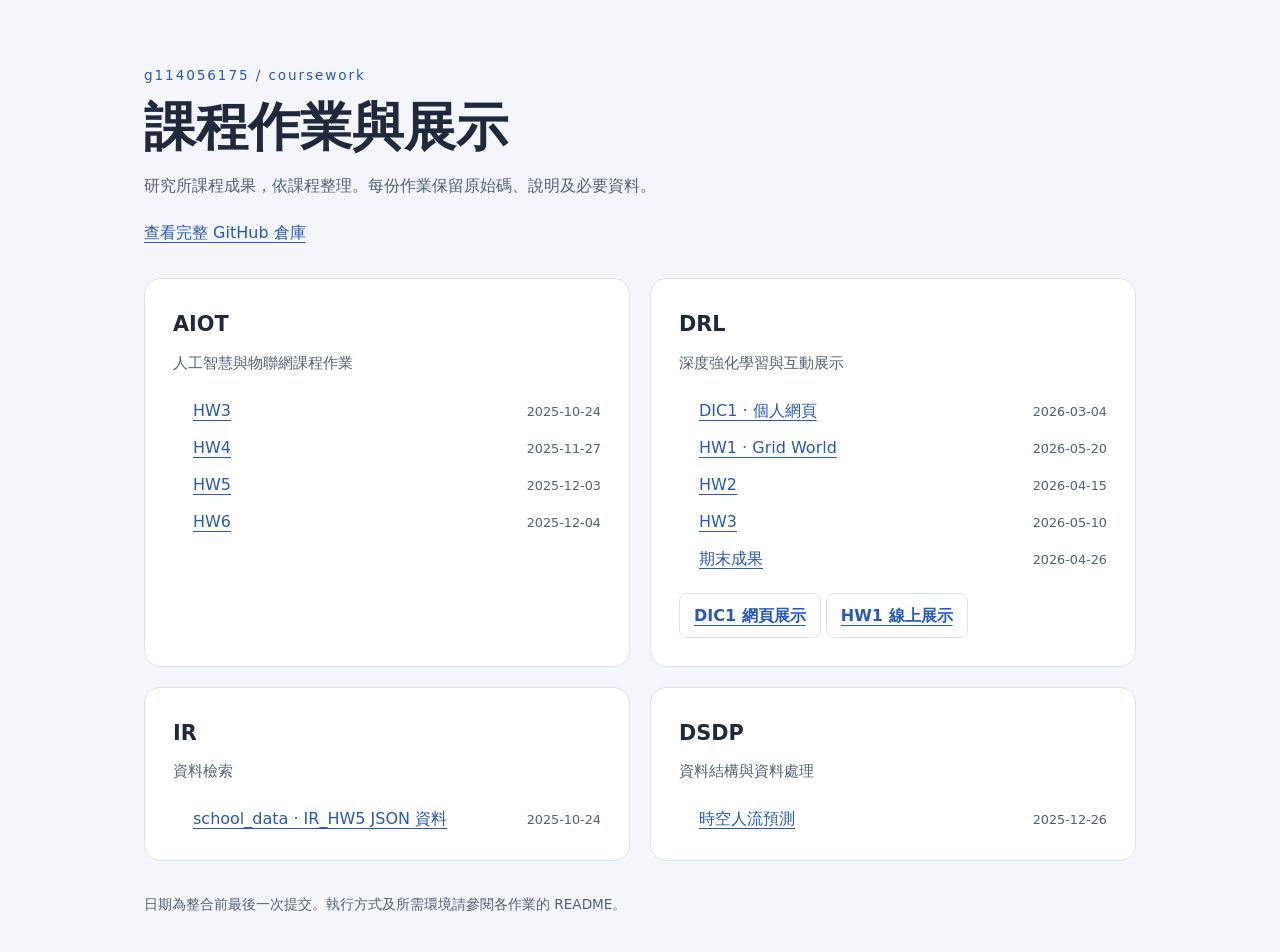
<file: index.html>
<!doctype html>
<html lang="zh-Hant">
<head>
  <meta charset="utf-8">
  <meta name="viewport" content="width=device-width, initial-scale=1">
  <meta name="description" content="g114056175 的研究所課程作業與網頁展示入口">
  <title>課程作業 · g114056175</title>
  <style>
    :root { color-scheme: light dark; --bg:#f4f6fb; --card:#fff; --fg:#20293c; --muted:#526177; --line:#dce3ef; --link:#2859b5; }
    * { box-sizing:border-box; }
    body { margin:0; background:var(--bg); color:var(--fg); font:16px/1.7 system-ui,"Microsoft JhengHei",sans-serif; }
    main { max-width:1040px; margin:auto; padding:64px 24px 36px; }
    .eyebrow { color:var(--link); font-size:.85rem; letter-spacing:.14em; }
    h1 { margin:8px 0 12px; font-size:clamp(2rem,5vw,3.25rem); line-height:1.25; }
    h2 { margin:0 0 8px; font-size:1.3rem; }
    p { margin:0 0 20px; color:var(--muted); }
    a { color:var(--link); text-underline-offset:4px; }
    a:hover { text-decoration-thickness:2px; }
    a:focus-visible { outline:3px solid var(--link); outline-offset:4px; }
    .grid { display:grid; grid-template-columns:repeat(2,minmax(0,1fr)); gap:20px; margin:32px 0; }
    article { padding:28px; background:var(--card); border:1px solid var(--line); border-radius:16px; }
    article p { font-size:.95rem; }
    ul { margin:0; padding-left:20px; }
    li + li { margin-top:10px; }
    li { display:flex; align-items:baseline; justify-content:space-between; gap:8px 16px; flex-wrap:wrap; }
    time { color:var(--muted); font-size:.8rem; font-variant-numeric:tabular-nums; white-space:nowrap; }
    .demo { display:inline-block; margin-top:20px; padding:8px 14px; border:1px solid var(--line); border-radius:8px; font-weight:600; }
    footer { font-size:.85rem; color:var(--muted); }
    @media(max-width:620px) { main { padding-top:36px; } .grid { grid-template-columns:1fr; } article { padding:22px; } }
    @media(prefers-color-scheme:dark) { :root { --bg:#101721; --card:#192330; --fg:#eff4fc; --muted:#b6c2d4; --line:#344257; --link:#90b8ff; } }
  </style>
</head>
<body>
<main>
  <div class="eyebrow">g114056175 / coursework</div>
  <h1>課程作業與展示</h1>
  <p>研究所課程成果，依課程整理。每份作業保留原始碼、說明及必要資料。</p>
  <a href="https://github.com/g114056175/coursework">查看完整 GitHub 倉庫</a>
  <div class="grid">
    <article>
      <h2>AIOT</h2><p>人工智慧與物聯網課程作業</p>
      <ul>
        <li><a href="https://github.com/g114056175/coursework/tree/main/AIOT/hw3">HW3</a><time datetime="2025-10-24" aria-label="原始更新：2025-10-24">2025-10-24</time></li>
        <li><a href="https://github.com/g114056175/coursework/tree/main/AIOT/hw4">HW4</a><time datetime="2025-11-27" aria-label="原始更新：2025-11-27">2025-11-27</time></li>
        <li><a href="https://github.com/g114056175/coursework/tree/main/AIOT/hw5">HW5</a><time datetime="2025-12-03" aria-label="原始更新：2025-12-03">2025-12-03</time></li>
        <li><a href="https://github.com/g114056175/coursework/tree/main/AIOT/hw6">HW6</a><time datetime="2025-12-04" aria-label="原始更新：2025-12-04">2025-12-04</time></li>
      </ul>
    </article>
    <article>
      <h2>DRL</h2><p>深度強化學習與互動展示</p>
      <ul>
        <li><a href="https://github.com/g114056175/coursework/tree/main/DRL/DIC1">DIC1 · 個人網頁</a><time datetime="2026-03-04" aria-label="原始更新：2026-03-04">2026-03-04</time></li>
        <li><a href="https://github.com/g114056175/coursework/tree/main/DRL/hw1">HW1 · Grid World</a><time datetime="2026-05-20" aria-label="原始更新：2026-05-20">2026-05-20</time></li>
        <li><a href="https://github.com/g114056175/coursework/tree/main/DRL/hw2">HW2</a><time datetime="2026-04-15" aria-label="原始更新：2026-04-15">2026-04-15</time></li>
        <li><a href="https://github.com/g114056175/coursework/tree/main/DRL/hw3">HW3</a><time datetime="2026-05-10" aria-label="原始更新：2026-05-10">2026-05-10</time></li>
        <li><a href="https://github.com/g114056175/coursework/tree/main/DRL/final-project">期末成果</a><time datetime="2026-04-26" aria-label="原始更新：2026-04-26">2026-04-26</time></li>
      </ul>
      <a class="demo" href="DRL/DIC1/personal-page/">DIC1 網頁展示</a>
      <a class="demo" href="https://huggingface.co/spaces/g114056175/DRL-hw1-demo">HW1 線上展示</a>
    </article>
    <article>
      <h2>IR</h2><p>資料檢索</p>
      <ul><li><a href="https://github.com/g114056175/coursework/tree/main/IR/school_data">school_data · IR_HW5 JSON 資料</a><time datetime="2025-10-24" aria-label="原始更新：2025-10-24">2025-10-24</time></li></ul>
    </article>
    <article>
      <h2>DSDP</h2><p>資料結構與資料處理</p>
      <ul><li><a href="https://github.com/g114056175/coursework/tree/main/DSDP/Data_Models_And_Processing">時空人流預測</a><time datetime="2025-12-26" aria-label="原始更新：2025-12-26">2025-12-26</time></li></ul>
    </article>
  </div>
  <footer>日期為整合前最後一次提交。執行方式及所需環境請參閱各作業的 README。</footer>
</main>
</body>
</html>
</file>
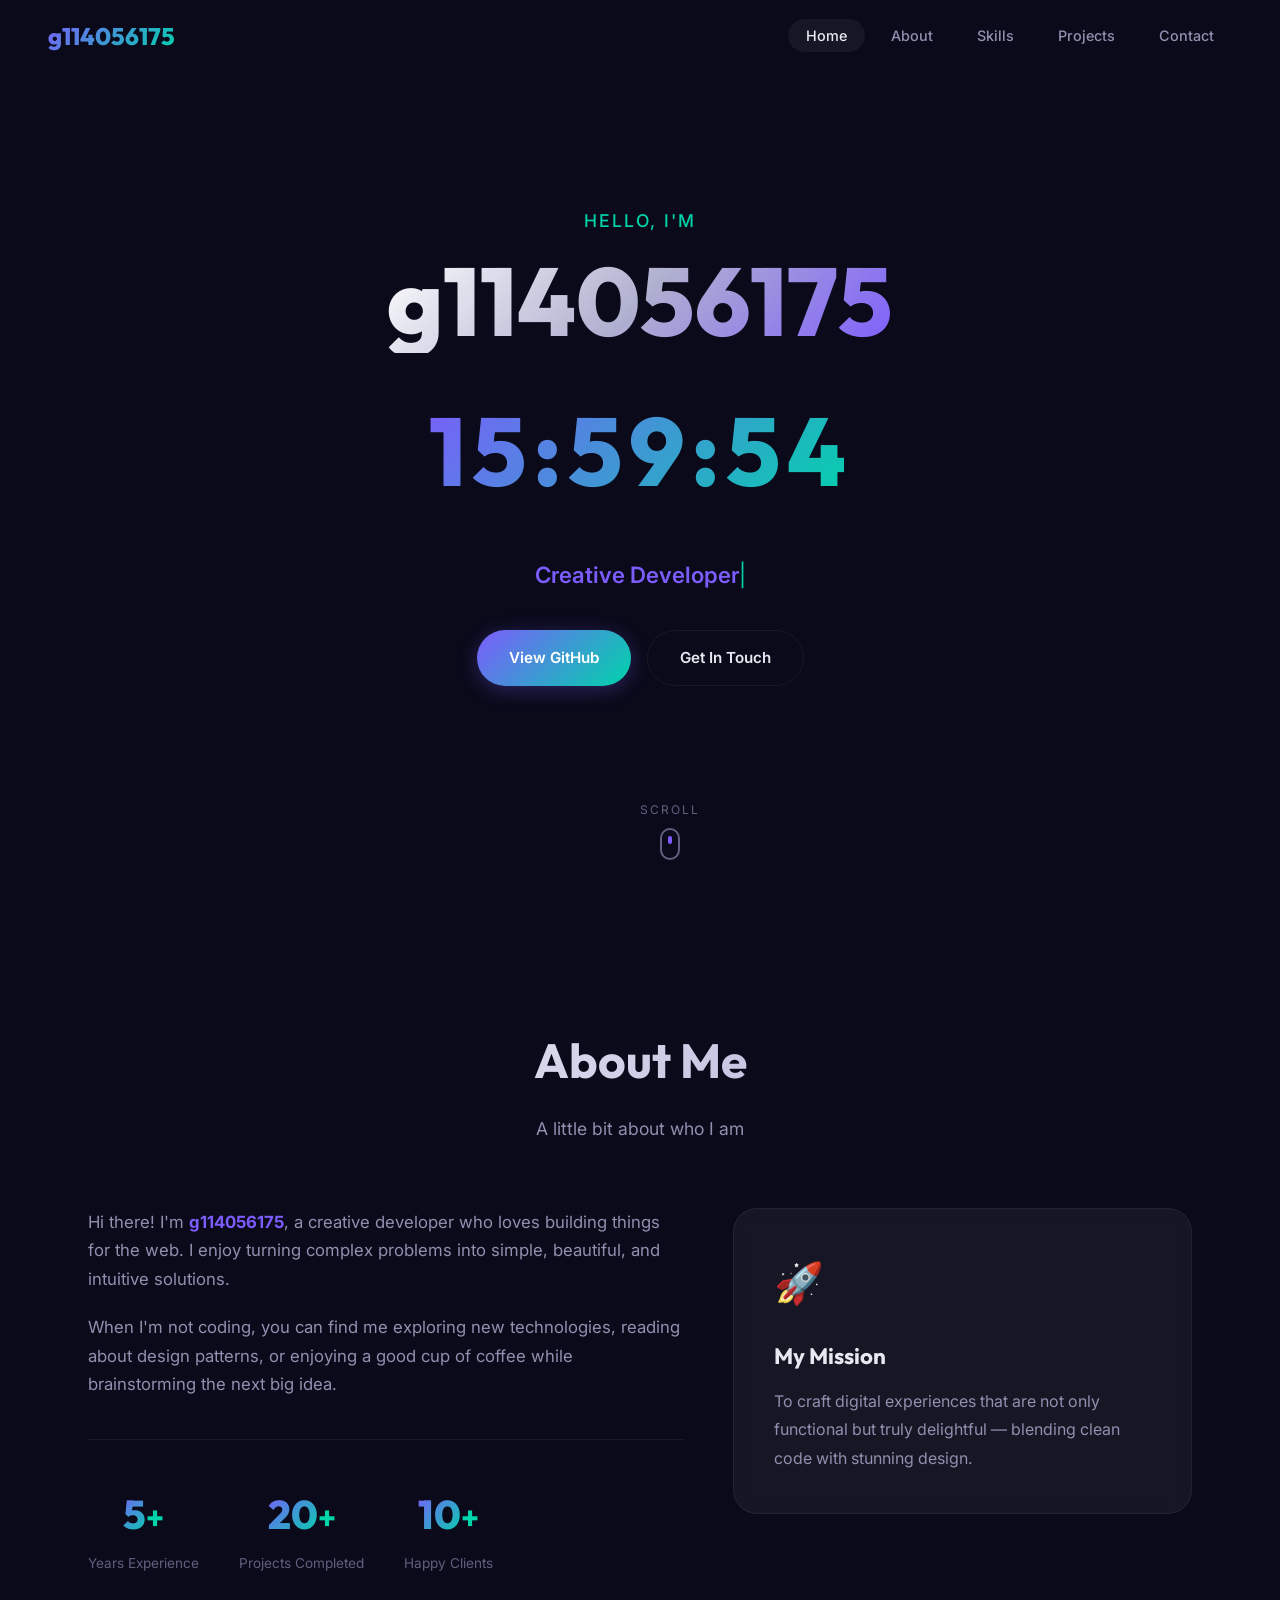
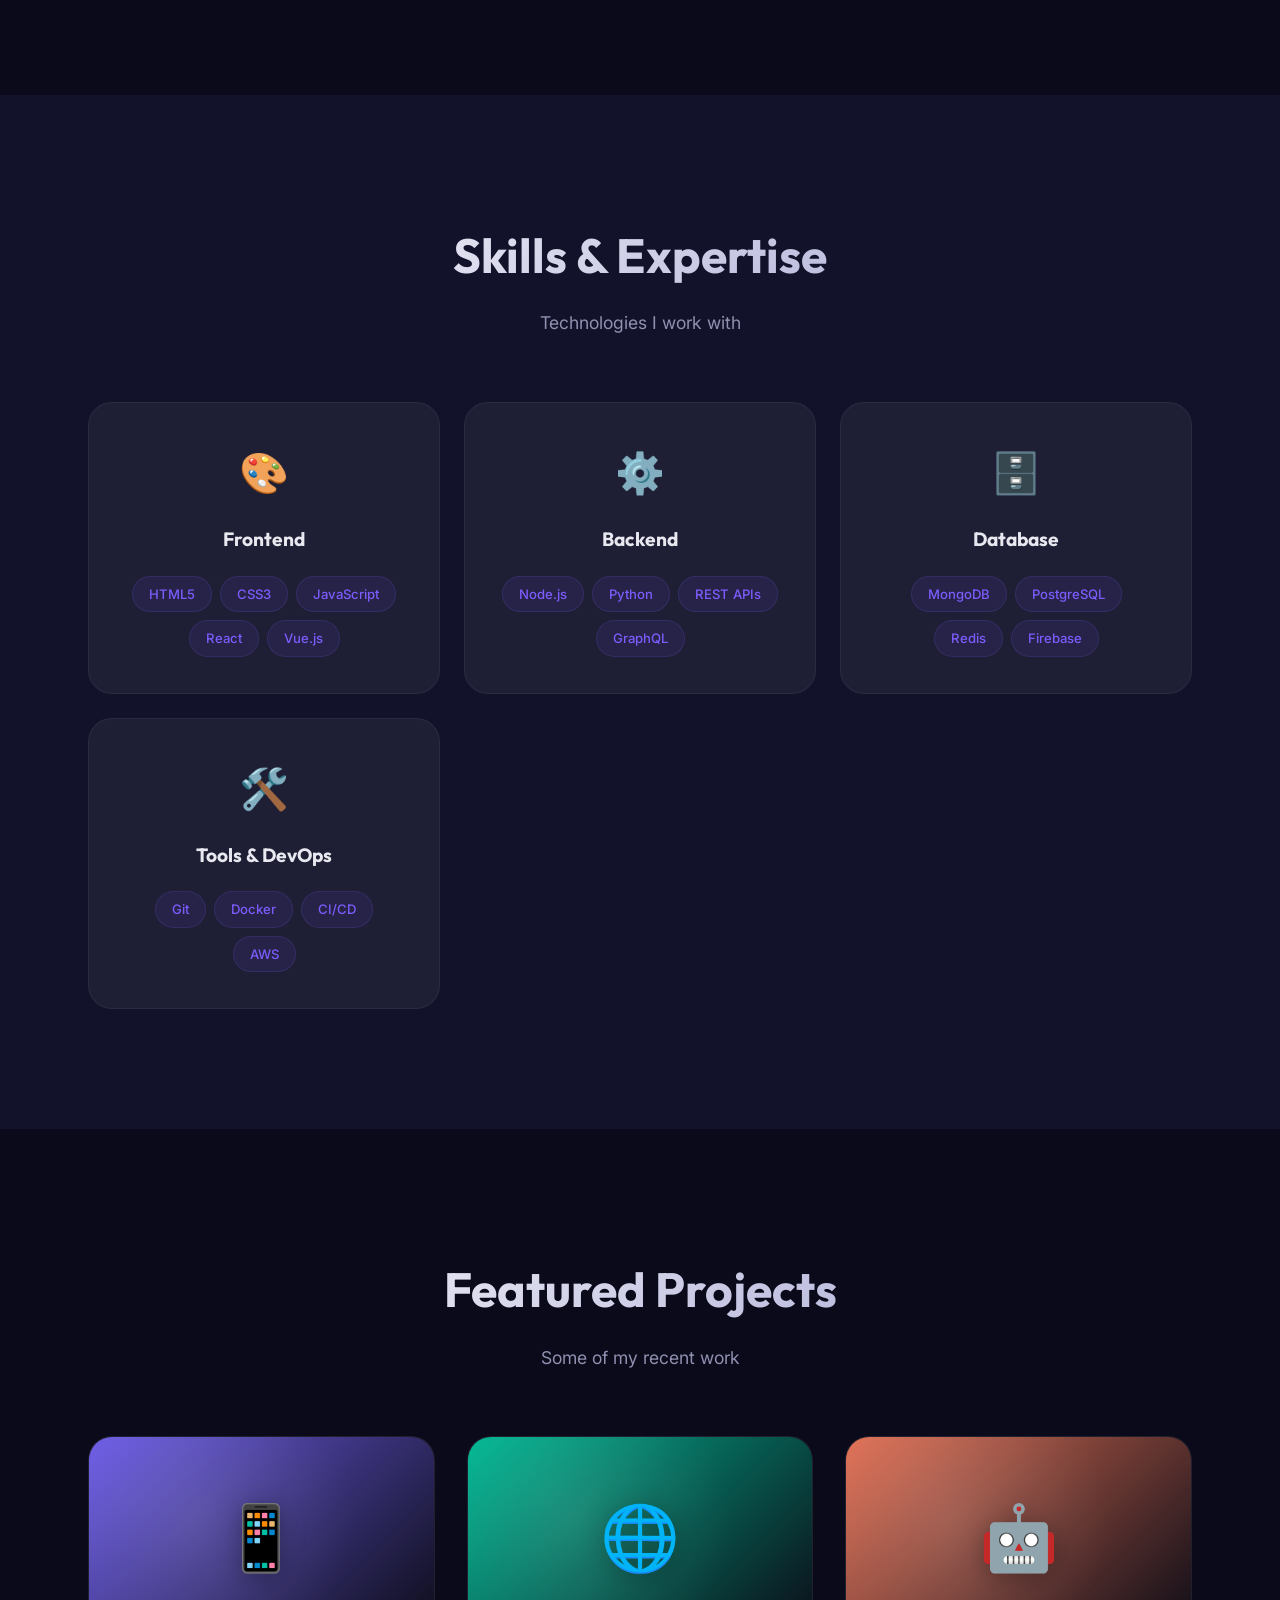
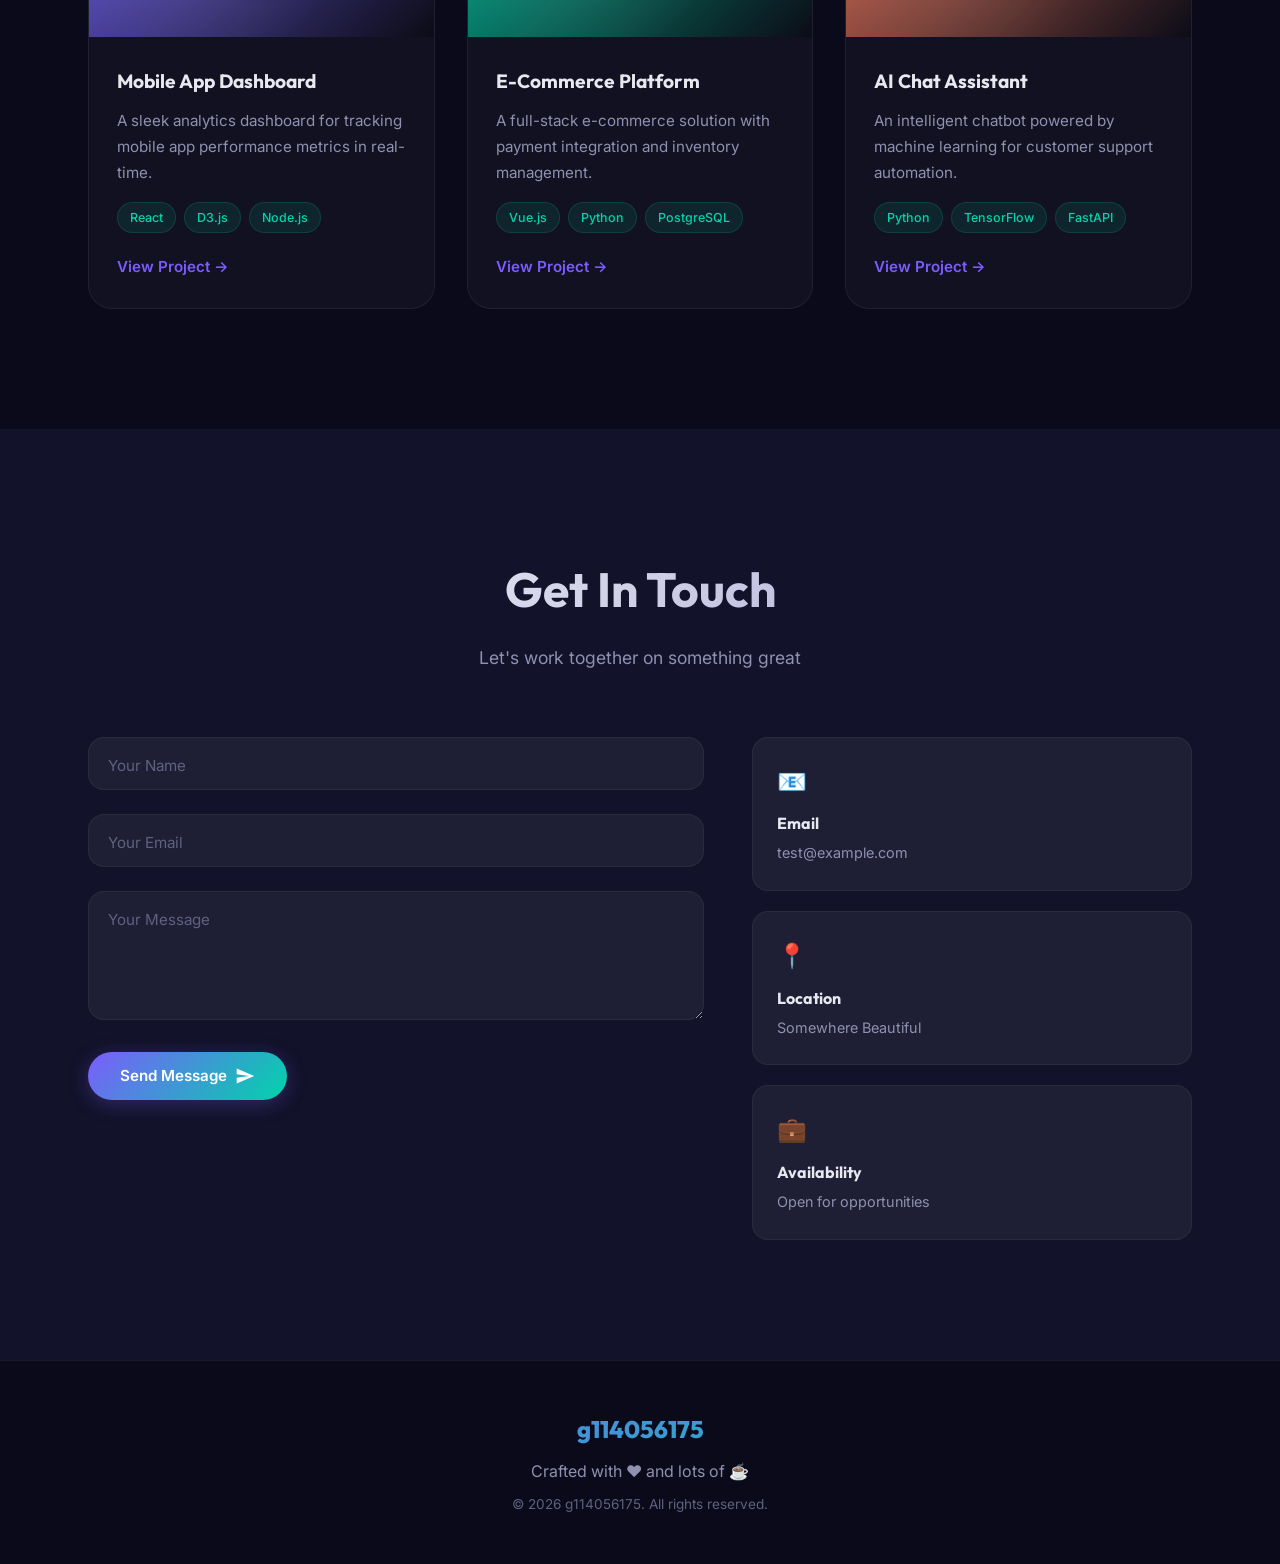
<file: personal-page/index.html>
<!DOCTYPE html>
<html lang="en">

<head>
    <meta charset="UTF-8">
    <meta name="viewport" content="width=device-width, initial-scale=1.0">
    <meta name="description" content="Test - Personal Portfolio & Web Page">
    <title>g114056175 | Personal Web Page</title>
    <link rel="preconnect" href="https://fonts.googleapis.com">
    <link rel="preconnect" href="https://fonts.gstatic.com" crossorigin>
    <link
        href="https://fonts.googleapis.com/css2?family=Inter:wght@300;400;500;600;700;800&family=Outfit:wght@300;400;500;600;700;800&display=swap"
        rel="stylesheet">
    <link rel="stylesheet" href="style.css">
</head>

<body>
    <!-- Animated background particles -->
    <div class="particles" id="particles"></div>

    <!-- Navigation -->
    <nav class="nav" id="nav">
        <div class="nav-logo">g114056175</div>
        <ul class="nav-links">
            <li><a href="#home" class="nav-link active">Home</a></li>
            <li><a href="#about" class="nav-link">About</a></li>
            <li><a href="#skills" class="nav-link">Skills</a></li>
            <li><a href="#projects" class="nav-link">Projects</a></li>
            <li><a href="#contact" class="nav-link">Contact</a></li>
        </ul>
        <button class="nav-toggle" id="navToggle" aria-label="Toggle navigation">
            <span></span><span></span><span></span>
        </button>
    </nav>

    <!-- Hero Section -->
    <section class="hero" id="home">
        <div class="hero-center">
            <p class="hero-greeting">Hello, I'm</p>
            <h1 class="hero-name">g114056175</h1>
            <div class="hero-clock">
                <span class="clock-time" id="clock"></span>
            </div>
            <p class="hero-tagline">
                <span class="typewriter" id="typewriter"></span><span class="cursor">|</span>
            </p>
            <div class="hero-cta">
                <a href="https://github.com/g114056175/DRL_hw1" target="_blank" class="btn btn-primary">View GitHub</a>
                <a href="#contact" class="btn btn-secondary">Get In Touch</a>
            </div>
        </div>
        <div class="scroll-indicator">
            <span>Scroll</span>
            <div class="scroll-arrow"></div>
        </div>
    </section>

    <!-- About Section -->
    <section class="section" id="about">
        <div class="container">
            <h2 class="section-title">About Me</h2>
            <p class="section-subtitle">A little bit about who I am</p>
            <div class="about-grid">
                <div class="about-text">
                    <p>
                        Hi there! I'm <strong>g114056175</strong>, a creative developer who loves building things for
                        the
                        web.
                        I enjoy turning complex problems into simple, beautiful, and intuitive solutions.
                    </p>
                    <p>
                        When I'm not coding, you can find me exploring new technologies, reading about design patterns,
                        or enjoying a good cup of coffee while brainstorming the next big idea.
                    </p>
                    <div class="about-stats">
                        <div class="stat-item">
                            <span class="stat-number" data-target="5">0</span><span class="stat-suffix">+</span>
                            <span class="stat-label">Years Experience</span>
                        </div>
                        <div class="stat-item">
                            <span class="stat-number" data-target="20">0</span><span class="stat-suffix">+</span>
                            <span class="stat-label">Projects Completed</span>
                        </div>
                        <div class="stat-item">
                            <span class="stat-number" data-target="10">0</span><span class="stat-suffix">+</span>
                            <span class="stat-label">Happy Clients</span>
                        </div>
                    </div>
                </div>
                <div class="about-card">
                    <div class="card-glass">
                        <div class="card-icon">🚀</div>
                        <h3>My Mission</h3>
                        <p>To craft digital experiences that are not only functional but truly delightful — blending
                            clean code with stunning design.</p>
                    </div>
                </div>
            </div>
        </div>
    </section>

    <!-- Skills Section -->
    <section class="section section-alt" id="skills">
        <div class="container">
            <h2 class="section-title">Skills & Expertise</h2>
            <p class="section-subtitle">Technologies I work with</p>
            <div class="skills-grid">
                <div class="skill-card">
                    <div class="skill-icon">🎨</div>
                    <h3>Frontend</h3>
                    <div class="skill-tags">
                        <span class="tag">HTML5</span>
                        <span class="tag">CSS3</span>
                        <span class="tag">JavaScript</span>
                        <span class="tag">React</span>
                        <span class="tag">Vue.js</span>
                    </div>
                </div>
                <div class="skill-card">
                    <div class="skill-icon">⚙️</div>
                    <h3>Backend</h3>
                    <div class="skill-tags">
                        <span class="tag">Node.js</span>
                        <span class="tag">Python</span>
                        <span class="tag">REST APIs</span>
                        <span class="tag">GraphQL</span>
                    </div>
                </div>
                <div class="skill-card">
                    <div class="skill-icon">🗄️</div>
                    <h3>Database</h3>
                    <div class="skill-tags">
                        <span class="tag">MongoDB</span>
                        <span class="tag">PostgreSQL</span>
                        <span class="tag">Redis</span>
                        <span class="tag">Firebase</span>
                    </div>
                </div>
                <div class="skill-card">
                    <div class="skill-icon">🛠️</div>
                    <h3>Tools & DevOps</h3>
                    <div class="skill-tags">
                        <span class="tag">Git</span>
                        <span class="tag">Docker</span>
                        <span class="tag">CI/CD</span>
                        <span class="tag">AWS</span>
                    </div>
                </div>
            </div>
        </div>
    </section>

    <!-- Projects Section -->
    <section class="section" id="projects">
        <div class="container">
            <h2 class="section-title">Featured Projects</h2>
            <p class="section-subtitle">Some of my recent work</p>
            <div class="projects-grid">
                <div class="project-card">
                    <div class="project-preview" style="--accent: #6c5ce7;">
                        <div class="project-preview-icon">📱</div>
                    </div>
                    <div class="project-info">
                        <h3>Mobile App Dashboard</h3>
                        <p>A sleek analytics dashboard for tracking mobile app performance metrics in real-time.</p>
                        <div class="project-tech">
                            <span>React</span><span>D3.js</span><span>Node.js</span>
                        </div>
                        <div class="project-links">
                            <a href="#" class="project-link">View Project →</a>
                        </div>
                    </div>
                </div>
                <div class="project-card">
                    <div class="project-preview" style="--accent: #00b894;">
                        <div class="project-preview-icon">🌐</div>
                    </div>
                    <div class="project-info">
                        <h3>E-Commerce Platform</h3>
                        <p>A full-stack e-commerce solution with payment integration and inventory management.</p>
                        <div class="project-tech">
                            <span>Vue.js</span><span>Python</span><span>PostgreSQL</span>
                        </div>
                        <div class="project-links">
                            <a href="#" class="project-link">View Project →</a>
                        </div>
                    </div>
                </div>
                <div class="project-card">
                    <div class="project-preview" style="--accent: #e17055;">
                        <div class="project-preview-icon">🤖</div>
                    </div>
                    <div class="project-info">
                        <h3>AI Chat Assistant</h3>
                        <p>An intelligent chatbot powered by machine learning for customer support automation.</p>
                        <div class="project-tech">
                            <span>Python</span><span>TensorFlow</span><span>FastAPI</span>
                        </div>
                        <div class="project-links">
                            <a href="#" class="project-link">View Project →</a>
                        </div>
                    </div>
                </div>
            </div>
        </div>
    </section>

    <!-- Contact Section -->
    <section class="section section-alt" id="contact">
        <div class="container">
            <h2 class="section-title">Get In Touch</h2>
            <p class="section-subtitle">Let's work together on something great</p>
            <div class="contact-wrapper">
                <form class="contact-form" id="contactForm">
                    <div class="form-group">
                        <input type="text" id="name" name="name" placeholder=" " required>
                        <label for="name">Your Name</label>
                    </div>
                    <div class="form-group">
                        <input type="email" id="email" name="email" placeholder=" " required>
                        <label for="email">Your Email</label>
                    </div>
                    <div class="form-group">
                        <textarea id="message" name="message" rows="5" placeholder=" " required></textarea>
                        <label for="message">Your Message</label>
                    </div>
                    <button type="submit" class="btn btn-primary btn-submit">
                        <span>Send Message</span>
                        <svg viewBox="0 0 24 24" width="20" height="20" fill="currentColor">
                            <path d="M2.01 21L23 12 2.01 3 2 10l15 2-15 2z" />
                        </svg>
                    </button>
                </form>
                <div class="contact-info">
                    <div class="contact-card">
                        <div class="contact-icon">📧</div>
                        <h4>Email</h4>
                        <p>test@example.com</p>
                    </div>
                    <div class="contact-card">
                        <div class="contact-icon">📍</div>
                        <h4>Location</h4>
                        <p>Somewhere Beautiful</p>
                    </div>
                    <div class="contact-card">
                        <div class="contact-icon">💼</div>
                        <h4>Availability</h4>
                        <p>Open for opportunities</p>
                    </div>
                </div>
            </div>
        </div>
    </section>

    <!-- Footer -->
    <footer class="footer">
        <div class="container">
            <div class="footer-content">
                <p class="footer-logo">g114056175</p>
                <p class="footer-text">Crafted with ❤️ and lots of ☕</p>
                <p class="footer-copy">&copy; 2026 g114056175. All rights reserved.</p>
            </div>
        </div>
    </footer>

    <script src="script.js"></script>
</body>

</html>
</file>
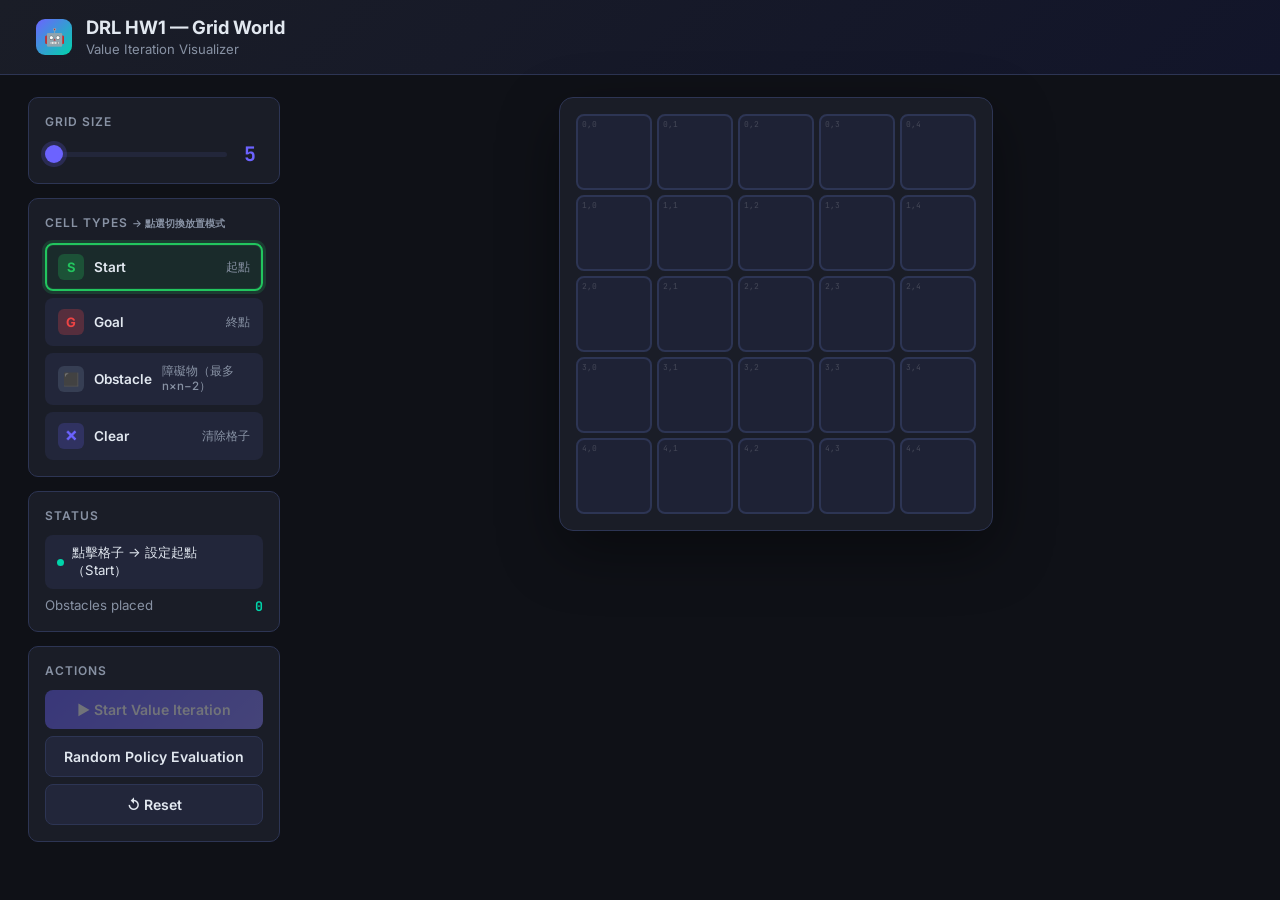
<file: DRL/hw1/templates/index.html>
<!DOCTYPE html>
<html lang="zh-TW">

<head>
  <meta charset="UTF-8" />
  <meta name="viewport" content="width=device-width, initial-scale=1.0" />
  <title>DRL HW1 — Grid World</title>
  <link rel="preconnect" href="https://fonts.googleapis.com" />
  <link
    href="https://fonts.googleapis.com/css2?family=Inter:wght@300;400;600;700&family=JetBrains+Mono:wght@400;600&display=swap"
    rel="stylesheet" />
  <style>
    :root {
      --bg: #0f1117;
      --surface: #1a1d27;
      --surface2: #22263a;
      --accent: #6c63ff;
      --accent2: #00d4aa;
      --text: #e2e8f0;
      --text-muted: #8892a4;
      --start: #22c55e;
      --end: #ef4444;
      --obstacle: #64748b;
      --cell-default: #1e2235;
      --cell-border: #2d3554;
      --radius: 10px;
      --tr: .2s cubic-bezier(.4, 0, .2, 1);
    }

    * {
      box-sizing: border-box;
      margin: 0;
      padding: 0;
    }

    body {
      font-family: 'Inter', sans-serif;
      background: var(--bg);
      color: var(--text);
      min-height: 100vh;
      display: flex;
      flex-direction: column;
    }

    /* ── Header ── */
    header {
      background: linear-gradient(135deg, #1a1d27 0%, #12152a 100%);
      border-bottom: 1px solid #2d3554;
      padding: 16px 36px;
      display: flex;
      align-items: center;
      gap: 14px;
      flex-shrink: 0;
    }

    header .logo {
      width: 36px;
      height: 36px;
      background: linear-gradient(135deg, var(--accent), var(--accent2));
      border-radius: 9px;
      display: flex;
      align-items: center;
      justify-content: center;
      font-size: 17px;
      flex-shrink: 0;
    }

    header h1 {
      font-size: 1.15rem;
      font-weight: 700;
    }

    header span {
      color: var(--text-muted);
      font-size: .82rem;
    }

    /* ── 3-column Layout ── */
    main {
      flex: 1;
      display: flex;
      gap: 20px;
      padding: 22px 28px;
      max-width: 1500px;
      margin: 0 auto;
      width: 100%;
      align-items: flex-start;
    }

    /* ── Panel (shared) ── */
    .panel {
      width: 252px;
      flex-shrink: 0;
      display: flex;
      flex-direction: column;
      gap: 14px;
    }

    .card {
      background: var(--surface);
      border: 1px solid var(--cell-border);
      border-radius: var(--radius);
      padding: 16px;
    }

    .card h2 {
      font-size: .75rem;
      font-weight: 600;
      text-transform: uppercase;
      letter-spacing: .08em;
      color: var(--text-muted);
      margin-bottom: 12px;
    }

    /* ── Slider ── */
    .slider-wrap {
      display: flex;
      align-items: center;
      gap: 10px;
    }

    input[type=range] {
      flex: 1;
      -webkit-appearance: none;
      appearance: none;
      height: 5px;
      border-radius: 3px;
      background: var(--surface2);
      outline: none;
      transition: opacity var(--tr);
    }

    input[type=range]:disabled {
      opacity: .35;
      cursor: not-allowed;
    }

    input[type=range]::-webkit-slider-thumb {
      -webkit-appearance: none;
      appearance: none;
      width: 18px;
      height: 18px;
      border-radius: 50%;
      background: var(--accent);
      cursor: pointer;
      box-shadow: 0 0 0 4px rgba(108, 99, 255, .2);
      transition: box-shadow var(--tr);
    }

    input[type=range]:not(:disabled)::-webkit-slider-thumb:hover {
      box-shadow: 0 0 0 8px rgba(108, 99, 255, .25);
    }

    .n-val {
      font-family: 'JetBrains Mono', monospace;
      font-size: 1.25rem;
      font-weight: 700;
      color: var(--accent);
      min-width: 26px;
      text-align: center;
    }

    /* ── Mode selector ── */
    .mode-selector {
      display: flex;
      flex-direction: column;
      gap: 7px;
    }

    .mode-btn {
      display: flex;
      align-items: center;
      gap: 10px;
      padding: 9px 11px;
      background: var(--surface2);
      border: 2px solid transparent;
      border-radius: 8px;
      cursor: pointer;
      transition: all var(--tr);
      color: var(--text);
      font-family: 'Inter', sans-serif;
      font-size: .85rem;
      font-weight: 500;
      text-align: left;
      position: relative;
      overflow: hidden;
    }

    .mode-btn::before {
      content: '';
      position: absolute;
      inset: 0;
      background: currentColor;
      opacity: 0;
      transition: opacity var(--tr);
    }

    .mode-btn:hover::before {
      opacity: .05;
    }

    .mode-btn .mdot {
      width: 26px;
      height: 26px;
      border-radius: 6px;
      display: flex;
      align-items: center;
      justify-content: center;
      font-size: 13px;
      font-weight: 700;
      flex-shrink: 0;
    }

    .mode-btn .mlabel {
      font-weight: 600;
      flex: 1;
    }

    .mode-btn .mhint {
      font-size: .72rem;
      color: var(--text-muted);
    }

    /* Active states */
    .mode-btn.active[data-mode="start"] {
      border-color: var(--start);
      box-shadow: 0 0 0 3px rgba(34, 197, 94, .18), inset 0 0 0 1px rgba(34, 197, 94, .12);
      background: rgba(34, 197, 94, .08);
    }

    .mode-btn.active[data-mode="goal"] {
      border-color: var(--end);
      box-shadow: 0 0 0 3px rgba(239, 68, 68, .18), inset 0 0 0 1px rgba(239, 68, 68, .12);
      background: rgba(239, 68, 68, .08);
    }

    .mode-btn.active[data-mode="obstacle"] {
      border-color: var(--obstacle);
      box-shadow: 0 0 0 3px rgba(100, 116, 139, .22), inset 0 0 0 1px rgba(100, 116, 139, .14);
      background: rgba(100, 116, 139, .1);
    }

    .mode-btn.active[data-mode="clear"] {
      border-color: var(--accent);
      box-shadow: 0 0 0 3px rgba(108, 99, 255, .18), inset 0 0 0 1px rgba(108, 99, 255, .12);
      background: rgba(108, 99, 255, .08);
    }

    /* Dot colors */
    .mdot-start {
      background: rgba(34, 197, 94, .25);
      color: var(--start);
    }

    .mdot-goal {
      background: rgba(239, 68, 68, .25);
      color: var(--end);
    }

    .mdot-obstacle {
      background: rgba(100, 116, 139, .3);
      color: var(--obstacle);
    }

    .mdot-clear {
      background: rgba(108, 99, 255, .2);
      color: var(--accent);
    }

    /* ── Status badge ── */
    .status-badge {
      display: flex;
      align-items: center;
      gap: 8px;
      padding: 9px 12px;
      background: var(--surface2);
      border-radius: 8px;
      font-size: .83rem;
    }

    .status-dot {
      width: 7px;
      height: 7px;
      border-radius: 50%;
      background: var(--accent2);
      animation: pulse 2s ease-in-out infinite;
      flex-shrink: 0;
    }

    @keyframes pulse {

      0%,
      100% {
        opacity: 1
      }

      50% {
        opacity: .3
      }
    }

    .counter-row {
      display: flex;
      justify-content: space-between;
      font-size: .83rem;
      margin-top: 6px;
    }

    .counter-row span {
      color: var(--text-muted);
    }

    .counter-row b {
      color: var(--accent2);
      font-family: 'JetBrains Mono', monospace;
    }

    /* ── Buttons ── */
    .btn {
      width: 100%;
      padding: 11px;
      border: none;
      border-radius: 8px;
      font-family: 'Inter', sans-serif;
      font-size: .88rem;
      font-weight: 600;
      cursor: pointer;
      transition: all var(--tr);
    }

    .btn-primary {
      background: linear-gradient(135deg, var(--accent), #8b83ff);
      color: #fff;
    }

    .btn-primary:hover:not(:disabled) {
      transform: translateY(-2px);
      box-shadow: 0 6px 20px rgba(108, 99, 255, .4);
    }

    .btn-primary:active:not(:disabled) {
      transform: translateY(0);
    }

    .btn-primary:disabled {
      opacity: .38;
      cursor: not-allowed;
      transform: none;
      box-shadow: none;
    }

    .btn-secondary {
      background: var(--surface2);
      color: var(--text);
      border: 1px solid var(--cell-border);
      margin-top: 7px;
    }

    .btn-secondary:hover {
      background: #2d3554;
    }

    /* ── Grid Area ── */
    .grid-area {
      flex: 1;
      display: flex;
      flex-direction: column;
      align-items: center;
      gap: 14px;
      min-width: 0;
    }

    #grid-container {
      display: inline-grid;
      gap: 5px;
      padding: 16px;
      background: var(--surface);
      border: 1px solid var(--cell-border);
      border-radius: 14px;
      box-shadow: 0 20px 60px rgba(0, 0, 0, .4);
    }

    .cell {
      width: 76px;
      height: 76px;
      background: var(--cell-default);
      border: 2px solid var(--cell-border);
      border-radius: 8px;
      cursor: pointer;
      display: flex;
      flex-direction: column;
      align-items: center;
      justify-content: center;
      gap: 2px;
      transition: background var(--tr), border-color var(--tr), transform var(--tr);
      position: relative;
      user-select: none;
    }

    .cell:hover:not(.locked) {
      border-color: var(--accent);
      transform: scale(1.04);
      z-index: 2;
    }

    .cell.start {
      background: rgba(34, 197, 94, .22);
      border-color: var(--start);
    }

    .cell.goal {
      background: rgba(239, 68, 68, .22);
      border-color: var(--end);
    }

    .cell.obstacle {
      background: rgba(100, 116, 139, .28);
      border-color: var(--obstacle);
    }

    .cell.path-highlight {
      border-color: #f59e0b;
      box-shadow: inset 0 0 0 2px rgba(245, 158, 11, .4);
      z-index: 1;
    }

    .cell.locked {
      cursor: default;
    }

    .cell-label {
      font-size: 1.45rem;
      line-height: 1;
    }

    .cell-arrow {
      font-size: 1.35rem;
      line-height: 1;
    }

    .cell-value {
      font-family: 'JetBrains Mono', monospace;
      font-size: .62rem;
      line-height: 1;
      color: var(--text-muted);
    }

    .cell-coord {
      position: absolute;
      top: 3px;
      left: 4px;
      font-size: .5rem;
      color: rgba(255, 255, 255, .17);
      font-family: 'JetBrains Mono', monospace;
    }

    /* ── Result bar ── */
    #result-bar {
      width: 100%;
      max-width: 640px;
      background: var(--surface);
      border: 1px solid var(--cell-border);
      border-radius: 10px;
      padding: 11px 16px;
      font-size: .83rem;
      display: none;
    }

    #result-bar.show {
      display: block;
    }

    #result-bar .rb-title {
      color: var(--accent2);
      font-weight: 600;
      margin-bottom: 3px;
    }

    /* ── Right Panel ── */
    #right-panel {
      width: 252px;
      flex-shrink: 0;
      display: none;
      flex-direction: column;
      gap: 14px;
    }

    #right-panel.visible {
      display: flex;
      animation: slideIn .3s ease both;
    }

    @keyframes slideIn {
      from {
        opacity: 0;
        transform: translateX(18px);
      }

      to {
        opacity: 1;
        transform: translateX(0);
      }
    }

    /* Step info */
    .step-info-box {
      text-align: center;
      padding: 8px 0 4px;
    }

    .step-nums {
      font-family: 'JetBrains Mono', monospace;
      font-size: 2rem;
      font-weight: 700;
      color: var(--accent);
      display: flex;
      align-items: baseline;
      justify-content: center;
      gap: 3px;
    }

    .step-nums .sep {
      font-size: 1.2rem;
      color: var(--text-muted);
    }

    .step-nums .step-total {
      font-size: 1.1rem;
      color: var(--text-muted);
    }

    .step-desc {
      font-size: .78rem;
      color: var(--text-muted);
      margin-top: 4px;
      min-height: 1.2em;
    }

    /* Step slider */
    .step-slider-wrap {
      margin: 10px 0 4px;
    }

    #step-slider {
      width: 100%;
      -webkit-appearance: none;
      appearance: none;
      height: 6px;
      border-radius: 3px;
      background: var(--surface2);
      outline: none;
    }

    #step-slider::-webkit-slider-thumb {
      -webkit-appearance: none;
      appearance: none;
      width: 18px;
      height: 18px;
      border-radius: 50%;
      background: var(--accent2);
      cursor: pointer;
      box-shadow: 0 0 0 4px rgba(0, 212, 170, .2);
    }

    /* Delta row */
    .delta-row {
      display: flex;
      align-items: center;
      justify-content: space-between;
      font-size: .8rem;
      color: var(--text-muted);
      padding: 6px 0 2px;
    }

    .delta-val {
      font-family: 'JetBrains Mono', monospace;
      font-size: .8rem;
      color: var(--accent2);
    }

    /* Convergence badge */
    .converge-badge {
      display: flex;
      align-items: center;
      gap: 6px;
      padding: 6px 10px;
      background: rgba(0, 212, 170, .12);
      border: 1px solid rgba(0, 212, 170, .3);
      border-radius: 6px;
      font-size: .78rem;
      color: var(--accent2);
      margin-top: 6px;
    }

    .converge-badge.hidden {
      display: none;
    }

    /* Navigation buttons */
    .nav-row {
      display: flex;
      gap: 6px;
      margin-bottom: 8px;
    }

    .nav-btn {
      flex: 1;
      padding: 8px 4px;
      background: var(--surface2);
      border: 1px solid var(--cell-border);
      border-radius: 7px;
      color: var(--text);
      font-size: 1rem;
      cursor: pointer;
      transition: all var(--tr);
    }

    .nav-btn:hover:not(:disabled) {
      background: #2d3554;
      border-color: var(--accent);
    }

    .nav-btn:active:not(:disabled) {
      transform: scale(.94);
    }

    .nav-btn:disabled {
      opacity: .3;
      cursor: not-allowed;
    }

    .btn-play {
      background: linear-gradient(135deg, var(--accent2), #00a882);
      color: #fff;
      border: none;
      border-radius: 7px;
      font-family: 'Inter', sans-serif;
      font-size: .87rem;
      font-weight: 600;
      padding: 9px;
      width: 100%;
      cursor: pointer;
      transition: all var(--tr);
    }

    .btn-play:hover {
      transform: translateY(-1px);
      box-shadow: 0 4px 14px rgba(0, 212, 170, .35);
    }

    .btn-play.paused {
      background: linear-gradient(135deg, #f59e0b, #d97706);
    }

    /* ── Mode-btn disabled (during evaluation) ── */
    .mode-btn:disabled {
      opacity: .3;
      cursor: not-allowed;
      pointer-events: none;
    }

    /* ── Progress bar edit marker ── */
    .prog-wrap {
      position: relative;
    }

    #prog-marker-template {
      position: absolute;
      top: -5px;
      width: 3px;
      height: 14px;
      background: #f59e0b;
      border-radius: 2px;
      transform: translateX(-50%);
      display: none;
      cursor: default;
    }

    .prog-marker {
      position: absolute;
      top: -5px;
      width: 3px;
      height: 14px;
      background: #f59e0b;
      border-radius: 2px;
      transform: translateX(-50%);
      cursor: default;
    }

    .prog-marker::before {
      content: '✦';
      position: absolute;
      top: -16px;
      left: 50%;
      transform: translateX(-50%);
      font-size: 9px;
      color: #f59e0b;
      white-space: nowrap;
    }

    .prog-marker-label {
      position: absolute;
      top: 14px;
      left: 50%;
      transform: translateX(-50%);
      font-size: .6rem;
      color: #f59e0b;
      white-space: nowrap;
      font-family: 'JetBrains Mono', monospace;
    }

    /* ── Hot Edit card ── */
    .hot-desc {
      font-size: .78rem;
      color: var(--text-muted);
      margin-bottom: 10px;
      line-height: 1.5;
    }

    .btn-hot {
      width: 100%;
      padding: 9px;
      background: linear-gradient(135deg, #f59e0b, #d97706);
      color: #fff;
      border: none;
      border-radius: 7px;
      font-family: 'Inter', sans-serif;
      font-size: .87rem;
      font-weight: 600;
      cursor: pointer;
      transition: all var(--tr);
    }

    .btn-hot:hover {
      transform: translateY(-1px);
      box-shadow: 0 4px 14px rgba(245, 158, 11, .35);
    }

    .hot-badge {
      display: flex;
      align-items: center;
      gap: 7px;
      padding: 7px 10px;
      background: rgba(239, 68, 68, .12);
      border: 1px solid rgba(239, 68, 68, .3);
      border-radius: 6px;
      font-size: .78rem;
      color: #f87171;
      margin-bottom: 8px;
    }

    .hot-stat {
      display: flex;
      flex-direction: column;
      gap: 5px;
      margin-top: 8px;
      font-size: .8rem;
    }

    .hot-changed {
      color: #f59e0b;
    }

    .hot-same {
      color: var(--text-muted);
    }

    .hidden {
      display: none !important;
    }

    /* Toast */
    #toast {
      position: fixed;
      bottom: 26px;
      left: 50%;
      transform: translateX(-50%);
      background: var(--surface2);
      border: 1px solid var(--cell-border);
      border-radius: 8px;
      padding: 9px 18px;
      font-size: .83rem;
      opacity: 0;
      pointer-events: none;
      transition: opacity .3s;
      z-index: 999;
    }

    #toast.show {
      opacity: 1;
    }

    /* Spinner */
    .spinner {
      display: inline-block;
      width: 14px;
      height: 14px;
      border: 2px solid rgba(255, 255, 255, .3);
      border-top-color: #fff;
      border-radius: 50%;
      animation: spin .6s linear infinite;
      margin-right: 6px;
      vertical-align: middle;
    }

    @keyframes spin {
      to {
        transform: rotate(360deg);
      }
    }

    /* Progress bar */
    .prog-wrap {
      height: 4px;
      background: var(--surface2);
      border-radius: 2px;
      overflow: hidden;
      margin-top: 8px;
    }

    #prog-bar {
      height: 100%;
      background: linear-gradient(90deg, var(--accent2), var(--accent));
      border-radius: 2px;
      width: 0%;
      transition: width .1s;
    }

    @media(max-width:900px) {
      main {
        flex-direction: column;
        padding: 14px;
      }

      .panel,
      #right-panel {
        width: 100%;
      }

      .cell {
        width: 58px;
        height: 58px;
      }
    }
  </style>
</head>

<body>

  <header>
    <div class="logo">🤖</div>
    <div>
      <h1>DRL HW1 — Grid World</h1>
      <span>Value Iteration Visualizer</span>
    </div>
  </header>

  <main>
    <!-- ── Left Panel ── -->
    <aside class="panel">

      <!-- Grid Size -->
      <div class="card">
        <h2>Grid Size</h2>
        <div class="slider-wrap">
          <input type="range" id="n-slider" min="5" max="9" value="5" />
          <div class="n-val" id="n-display">5</div>
        </div>
      </div>
      </div>

      <!-- Cell Type Mode Selector -->
      <div class="card">
        <h2>Cell Types <span style="font-size:.65rem;color:var(--text-muted);text-transform:none;letter-spacing:0">→
            點選切換放置模式</span></h2>
        <div class="mode-selector">
          <button class="mode-btn active" data-mode="start" id="mode-start">
            <div class="mdot mdot-start">S</div>
            <span class="mlabel">Start</span>
            <span class="mhint">起點</span>
          </button>
          <button class="mode-btn" data-mode="goal" id="mode-goal">
            <div class="mdot mdot-goal">G</div>
            <span class="mlabel">Goal</span>
            <span class="mhint">終點</span>
          </button>
          <button class="mode-btn" data-mode="obstacle" id="mode-obstacle">
            <div class="mdot mdot-obstacle">⬛</div>
            <span class="mlabel">Obstacle</span>
            <span class="mhint">障礙物（最多 n×n−2）</span>
          </button>
          <button class="mode-btn" data-mode="clear" id="mode-clear">
            <div class="mdot mdot-clear">✕</div>
            <span class="mlabel">Clear</span>
            <span class="mhint">清除格子</span>
          </button>
        </div>
      </div>

      <!-- Status -->
      <div class="card">
        <h2>Status</h2>
        <div class="status-badge">
          <div class="status-dot"></div>
          <span id="status-text">選擇模式後點擊格子設定</span>
        </div>
        <div class="counter-row" style="margin-top:8px">
          <span>Obstacles placed</span>
          <b id="obs-count">0</b>
        </div>
      </div>

      <!-- Actions -->
      <div class="card" style="display:flex;flex-direction:column;gap:0">
        <h2>Actions</h2>
        <button class="btn btn-primary" id="eval-btn" disabled>
          ▶ Start Value Iteration
        </button>
        <button class="btn btn-secondary" id="random-eval-btn" disabled>Random Policy Evaluation</button>
        <button class="btn btn-secondary" id="reset-btn">↺ Reset</button>
      </div>

    </aside>

    <!-- ── Grid Area ── -->
    <section class="grid-area">
      <div id="grid-container"></div>
      <div id="result-bar">
        <div class="rb-title">✅ Value Iteration 完成</div>
        <div id="result-desc"></div>
      </div>
    </section>

    <!-- ── Right Panel — Iteration Controls ── -->
    <aside id="right-panel">

      <!-- Step Info -->
      <div class="card">
        <h2>Iteration Progress</h2>
        <div class="step-info-box">
          <div class="step-nums">
            <span id="step-cur">0</span>
            <span class="sep">/</span>
            <span class="step-total" id="step-total">0</span>
          </div>
          <div class="step-desc" id="step-desc">初始隨機策略</div>
        </div>
        <div class="step-slider-wrap">
          <input type="range" id="step-slider" min="0" max="0" value="0" />
        </div>
        <div class="delta-row">
          <span>Max Δ</span>
          <span class="delta-val" id="delta-display">—</span>
        </div>
        <div class="prog-wrap" id="prog-wrap">
          <div id="prog-bar"></div>
        </div>
        <div class="converge-badge hidden" id="converge-badge">✅ 已收斂</div>
      </div>

      <!-- Navigation -->
      <div class="card">
        <h2>Navigation</h2>
        <div class="nav-row">
          <button class="nav-btn" id="btn-first" title="回到初始狀態">⏮</button>
          <button class="nav-btn" id="btn-prev" title="上一步（上一次擴散）">◀</button>
          <button class="nav-btn" id="btn-next" title="下一步（下一次擴散）">▶</button>
          <button class="nav-btn" id="btn-last" title="直接跳到收斂">⏭</button>
        </div>
        <button class="btn-play" id="btn-play">⏵ Auto Play</button>
      </div>

      <!-- Legend -->
      <div class="card">
        <h2>Value Legend</h2>
        <div style="font-size:.78rem;color:var(--text-muted);line-height:1.8">
          <div><span style="color:#22c55e">●</span> 接近終點（V ≈ 0）</div>
          <div><span style="color:#f59e0b">●</span> 中距離</div>
          <div><span style="color:#ef4444">●</span> 遠離終點</div>
          <div style="margin-top:6px">箭頭 = 最優移動方向<br>數值 = V(s) 狀態價值</div>
        </div>
      </div>

      <!-- Hot Edit card -->
      <div class="card" id="hot-edit-card">
        <h2>🧪 Hot Edit</h2>
        <div class="hot-desc">保持當前權重 修改地圖</div>
        <button class="btn-hot" id="btn-hot-edit">🔧 進入熱修改模式</button>
        <!-- 熱修改中的控制 -->
        <div id="hot-controls" class="hidden" style="margin-top:8px">
          <div class="hot-badge">🔴 熱修改中 — 可修改格子</div>
          <button class="btn btn-primary" id="btn-run-compare">▶ 執行熱修改分支</button>
          <button class="btn btn-secondary" id="btn-cancel-hot">✕ 取消熱修改</button>
        </div>
      </div>

    </aside>
  </main>

  <div id="toast"></div>

  <script>
    // ── State ───────────────────────────────────────────────
    let n = 5;
    let startCell = null;   // "r,c"
    let endCell = null;   // "r,c"
    let obstacles = new Set();
    let activeMode = 'start';   // 'start'|'goal'|'obstacle'|'clear'
    let sliderLocked = false;

    let viSteps = null;   // Array of step objects
    let currentStep = 0;
    let autoTimer = null;

    // Hot Edit state
    let hotEditMode = false;
    let hotEditBaseValues = null;
    let hotEditStepMarks = [];

    // ── Helpers ─────────────────────────────────────────────
    const key = (r, c) => `${r},${c}`;
    const parseKey = k => k.split(',').map(Number);
    const $ = id => document.getElementById(id);

    function showToast(msg, dur = 2200) {
      const t = $('toast');
      t.textContent = msg;
      t.classList.add('show');
      setTimeout(() => t.classList.remove('show'), dur);
    }
    function updateStatus(txt) { $('status-text').textContent = txt; }
    function updateEvalBtn() {
      const disabled = !(startCell && endCell) || hotEditMode;
      $('eval-btn').disabled = disabled;
      $('random-eval-btn').disabled = disabled;
    }

    // ── Mode Selector ────────────────────────────────────────
    document.querySelectorAll('.mode-btn').forEach(btn => {
      btn.addEventListener('click', () => setActiveMode(btn.dataset.mode));
    });

    function setActiveMode(mode) {
      activeMode = mode;
      document.querySelectorAll('.mode-btn').forEach(b =>
        b.classList.toggle('active', b.dataset.mode === mode)
      );
      const msgs = {
        start: '點擊格子 → 設定起點（Start）',
        goal: '點擊格子 → 設定終點（Goal）',
        obstacle: '點擊格子 → 切換障礙物（最多 n×n−2 個）',
        clear: '點擊格子 → 清除該格（僅清除點擊的那格）',
      };
      updateStatus(msgs[mode] || '');
    }

    // ── Build Grid ───────────────────────────────────────────
    function buildGrid() {
      const container = $('grid-container');
      container.style.gridTemplateColumns = `repeat(${n}, 1fr)`;
      container.innerHTML = '';

      for (let r = 0; r < n; r++) {
        for (let c = 0; c < n; c++) {
          const cell = document.createElement('div');
          cell.className = 'cell';
          cell.dataset.r = r;
          cell.dataset.c = c;
          cell.id = `cell-${key(r, c)}`;

          const coord = document.createElement('div');
          coord.className = 'cell-coord';
          coord.textContent = `${r},${c}`;
          cell.appendChild(coord);

          cell.addEventListener('click', onCellClick);
          container.appendChild(cell);
        }
      }
      refreshAllCells();
    }

    // ── Cell Click (mode-based) ──────────────────────────────
    function onCellClick() {
      if (sliderLocked) return;

      const r = +this.dataset.r;
      const c = +this.dataset.c;
      const k = key(r, c);

      switch (activeMode) {

        case 'start':
          if (k === endCell) { showToast('⚠️ 此格已是終點'); return; }
          if (obstacles.has(k)) { showToast('⚠️ 此格已是障礙物'); return; }
          startCell = k;
          if (!endCell) setActiveMode('goal');
          break;

        case 'goal':
          if (k === startCell) { showToast('⚠️ 此格已是起點'); return; }
          if (obstacles.has(k)) { showToast('⚠️ 此格已是障礙物'); return; }
          endCell = k;
          setActiveMode('obstacle');
          break;

        case 'obstacle':
          if (k === startCell || k === endCell) {
            showToast('\u26a0\ufe0f 起點/終點不能設為障礙物'); return;
          }
          if (obstacles.has(k)) {
            obstacles.delete(k);
            showToast('\u2705 已移除障礙物');
          } else {
            const obsMax = n * n - 2;
            if (obstacles.size >= obsMax) {
              showToast(`\u26a0\ufe0f 最多 ${obsMax} 個障礙物 (n=${n})`); return;
            }
            obstacles.add(k);
          }
          break;

        case 'clear':
          // 僅刪除點擊的格子，不連鎖刪除其他格
          if (k === startCell) { startCell = null; showToast('✅ 起點已清除'); }
          else if (k === endCell) { endCell = null; showToast('✅ 終點已清除'); }
          else if (obstacles.has(k)) { obstacles.delete(k); showToast('✅ 障礙物已清除'); }
          else { showToast('ℹ️ 此格已是空格'); return; }
          break;
      }

      $('obs-count').textContent = obstacles.size;
      updateEvalBtn();
      refreshAllCells();
    }

    // ── Refresh cell visuals ─────────────────────────────────
    function refreshAllCells(stepData, isLastStep = false) {
      // Use map layout from stepData if available to render historical state correctly,
      // otherwise fallback to current global edit state
      const renderStart = stepData ? stepData.startCell : startCell;
      const renderEnd = stepData ? stepData.endCell : endCell;
      const renderObs = stepData ? stepData.obstacles : obstacles;

      for (let r = 0; r < n; r++) {
        for (let c = 0; c < n; c++) {
          const k = key(r, c);
          const el = $(`cell-${k}`);
          if (!el) continue;

          el.classList.remove('start', 'goal', 'obstacle', 'locked', 'path-highlight');
          while (el.children.length > 1) el.removeChild(el.lastChild);

          if (k === renderStart) {
            el.classList.add('start');
            addLabel(el, '🟢', 'S');
          } else if (k === renderEnd) {
            el.classList.add('goal');
            addLabel(el, '🔴', 'G');
          } else if (renderObs.has(k)) {
            el.classList.add('obstacle');
            addLabel(el, '⬛', '');
          } else if (stepData) {
            const arrow = stepData.policy[k] || '';
            const val = stepData.values[k];
            addArrowValue(el, arrow, val, stepData._minV);

            // Path highlight — only on final (converged) step
            if (isLastStep && stepData.path && stepData.path.includes(k)) {
              el.classList.add('path-highlight');
            }
          }

          if (sliderLocked && !hotEditMode) el.classList.add('locked');
        }
      }
    }

    function addLabel(el, emoji, text) {
      const lbl = document.createElement('div');
      lbl.className = 'cell-label';
      lbl.textContent = emoji;
      el.appendChild(lbl);
      if (text) {
        const t = document.createElement('div');
        t.className = 'cell-value';
        t.textContent = text;
        el.appendChild(t);
      }
    }

    function addArrowValue(el, arrow, val, minV) {
      if (arrow) {
        const a = document.createElement('div');
        a.className = 'cell-arrow';
        a.textContent = arrow;
        el.appendChild(a);
      }
      if (val !== undefined) {
        const v = document.createElement('div');
        v.className = 'cell-value';
        v.textContent = (typeof val === 'number') ? val.toFixed(2) : val;
        v.style.color = vColor(val, minV);
        el.appendChild(v);
      }
    }

    // Value → colour: green (near goal) → yellow → red (far)
    function vColor(v, minV) {
      if (v === 0) return 'var(--accent2)';
      const norm = Math.min(1, Math.abs(v) / Math.max(1, Math.abs(minV)));
      const hue = Math.round(120 - norm * 120);  // 120=green, 0=red
      return `hsl(${hue},70%,60%)`;
    }

    // ── Start Value Iteration ────────────────────────────────
    $('eval-btn').addEventListener('click', async () => {
      if (!startCell || !endCell) return;

      sliderLocked = true;
      $('n-slider').disabled = true;
      $('eval-btn').disabled = true;
      $('eval-btn').innerHTML = '<span class="spinner"></span>Computing VI…';
      // Lock Cell Type mode buttons
      document.querySelectorAll('.mode-btn').forEach(b => b.disabled = true);

      const payload = {
        n,
        start: parseKey(startCell),
        end: parseKey(endCell),
        obstacles: [...obstacles].map(parseKey),
      };

      try {
        const res = await fetch('/iterate', {
          method: 'POST',
          headers: { 'Content-Type': 'application/json' },
          body: JSON.stringify(payload),
        });
        const data = await res.json();
        viSteps = data.steps;

        // Tag steps with global map layout at generation time
        viSteps.forEach(s => {
          const vals = Object.values(s.values).filter(v => typeof v === 'number');
          s._minV = vals.length ? Math.min(...vals) : -10;
          s.startCell = startCell;
          s.endCell = endCell;
          s.obstacles = new Set(obstacles); // clone snapshot of obstacles
        });

        // Configure step slider
        const total = viSteps.length - 1;
        $('step-slider').max = total;
        $('step-total').textContent = total;
        $('step-slider').value = 0;
        currentStep = 0;

        // Show right panel & render step 0
        const rp = $('right-panel');
        rp.classList.add('visible');
        renderStep(0);

        if (data.converged_at != null) {
          const badge = $('converge-badge');
          badge.textContent = `✅ 第 ${data.converged_at} 步收斂`;
          badge.classList.remove('hidden');
        }

        // Result bar
        const lastStep = viSteps[viSteps.length - 1];
        const vals = Object.values(lastStep.values).filter(v => typeof v === 'number');
        const minV = Math.min(...vals).toFixed(2);
        const maxV = Math.max(...vals).toFixed(2);
        $('result-desc').innerHTML =
          `Grid: <b>${n}×${n}</b> &nbsp;|&nbsp; ` +
          `Obstacles: <b>${obstacles.size}</b> &nbsp;|&nbsp; ` +
          `Steps: <b>${total}</b> &nbsp;|&nbsp; ` +
          `V range: <b>${minV} ~ ${maxV}</b>`;
        $('result-bar').classList.add('show');

        $('eval-btn').textContent = '✅ Complete';
        showToast(`🎉 計算完成！共 ${total} 步，使用右側控制瀏覽`);

      } catch (err) {
        showToast('❌ ' + err.message);
        sliderLocked = false;
        $('n-slider').disabled = false;
        $('eval-btn').disabled = false;
        $('eval-btn').textContent = '▶ Start Value Iteration';
      }
    });

    // ── Render a Step ────────────────────────────────────────
    $('random-eval-btn').addEventListener('click', async () => {
      if (!startCell || !endCell) return;

      sliderLocked = true;
      $('n-slider').disabled = true;
      $('eval-btn').disabled = true;
      $('random-eval-btn').disabled = true;
      $('random-eval-btn').innerHTML = '<span class="spinner"></span>Random Policy Eval...';
      document.querySelectorAll('.mode-btn').forEach(b => b.disabled = true);

      const payload = {
        n,
        start: parseKey(startCell),
        end: parseKey(endCell),
        obstacles: [...obstacles].map(parseKey),
      };

      try {
        const res = await fetch('/evaluate_random', {
          method: 'POST',
          headers: { 'Content-Type': 'application/json' },
          body: JSON.stringify(payload),
        });
        const data = await res.json();
        viSteps = data.steps;

        viSteps.forEach(s => {
          const vals = Object.values(s.values).filter(v => typeof v === 'number');
          s._minV = vals.length ? Math.min(...vals) : -10;
          s.startCell = startCell;
          s.endCell = endCell;
          s.obstacles = new Set(obstacles);
        });

        const total = viSteps.length - 1;
        $('step-slider').max = total;
        $('step-total').textContent = total;
        $('step-slider').value = 0;
        currentStep = 0;

        $('right-panel').classList.add('visible');
        renderStep(0);

        if (data.converged_at != null) {
          const badge = $('converge-badge');
          badge.textContent = `Random policy converged at iteration ${data.converged_at}`;
          badge.classList.remove('hidden');
        }

        const lastStep = viSteps[viSteps.length - 1];
        const vals = Object.values(lastStep.values).filter(v => typeof v === 'number');
        const minV = Math.min(...vals).toFixed(2);
        const maxV = Math.max(...vals).toFixed(2);
        $('result-desc').innerHTML =
          `Mode: <b>Random Policy Evaluation</b> &nbsp;|&nbsp; ` +
          `Grid: <b>${n}x${n}</b> &nbsp;|&nbsp; ` +
          `Obstacles: <b>${obstacles.size}</b> &nbsp;|&nbsp; ` +
          `Steps: <b>${total}</b> &nbsp;|&nbsp; ` +
          `V range: <b>${minV} ~ ${maxV}</b>`;
        $('result-bar').classList.add('show');

        $('random-eval-btn').textContent = 'Random Policy Evaluation';
        $('eval-btn').textContent = '▶ Start Value Iteration';
        showToast(`Random policy evaluation complete (${total} steps)`);

      } catch (err) {
        showToast('??' + err.message);
        sliderLocked = false;
        $('n-slider').disabled = false;
        $('eval-btn').disabled = false;
        $('random-eval-btn').disabled = false;
        $('random-eval-btn').textContent = 'Random Policy Evaluation';
      }
    });

    function renderStep(idx) {
      currentStep = idx;
      const step = viSteps[idx];
      const total = viSteps.length - 1;

      $('step-cur').textContent = idx;
      $('step-slider').value = idx;

      // Progress bar
      $('prog-bar').style.width = `${(idx / Math.max(1, total)) * 100}%`;

      // Delta
      $('delta-display').textContent = (step.delta === null || step.delta === undefined)
        ? '∞ (initial)' : step.delta.toFixed(2);

      // Description — use step.iteration (step 0 no longer exists)
      if (step.converged) {
        $('step-desc').textContent = `第 ${step.iteration} 步 — ✅ 已收斂`;
      } else {
        $('step-desc').textContent = `第 ${step.iteration} 步 — 擴散中…`;
      }

      refreshAllCells(step, idx === viSteps.length - 1);
      updateNavBtns(idx, total);
    }

    function updateNavBtns(idx, total) {
      $('btn-first').disabled = (idx === 0);
      $('btn-prev').disabled = (idx === 0);
      $('btn-next').disabled = (idx === total);
      $('btn-last').disabled = (idx === total);
    }

    // ── Navigation ───────────────────────────────────────────
    $('btn-first').addEventListener('click', () => { stopAuto(); renderStep(0); });
    $('btn-prev').addEventListener('click', () => { if (currentStep > 0) { stopAuto(); renderStep(currentStep - 1); } });
    $('btn-next').addEventListener('click', () => { if (currentStep < viSteps.length - 1) { stopAuto(); renderStep(currentStep + 1); } });
    $('btn-last').addEventListener('click', () => { stopAuto(); renderStep(viSteps.length - 1); });
    $('step-slider').addEventListener('input', function () { stopAuto(); renderStep(+this.value); });

    // ── Auto Play ────────────────────────────────────────────
    $('btn-play').addEventListener('click', toggleAutoPlay);

    function toggleAutoPlay() {
      if (autoTimer) {
        stopAuto();
      } else {
        if (currentStep >= viSteps.length - 1) renderStep(0);
        $('btn-play').textContent = '⏸ Pause';
        $('btn-play').classList.add('paused');
        autoTimer = setInterval(() => {
          if (currentStep >= viSteps.length - 1) {
            stopAuto(); return;
          }
          renderStep(currentStep + 1);
        }, 140);
      }
    }
    function stopAuto() {
      if (autoTimer) { clearInterval(autoTimer); autoTimer = null; }
      $('btn-play').textContent = '⏵ Auto Play';
      $('btn-play').classList.remove('paused');
    }

    // ── Reset ────────────────────────────────────────────────
    $('reset-btn').addEventListener('click', () => {
      stopAuto();
      startCell = null; endCell = null; obstacles.clear();
      sliderLocked = false; hotEditMode = false;
      hotEditBaseValues = null; hotEditStepMarks = [];
      $('n-slider').disabled = false;
      // Unlock Cell Type buttons
      document.querySelectorAll('.mode-btn').forEach(b => b.disabled = false);
      viSteps = null; currentStep = 0;

      $('right-panel').classList.remove('visible');
      $('result-bar').classList.remove('show');
      $('converge-badge').classList.add('hidden');
      document.querySelectorAll('.prog-marker').forEach(e => e.remove());
      $('obs-count').textContent = '0';

      $('eval-btn').disabled = true;
      $('eval-btn').textContent = '▶ Start Value Iteration';
      $('random-eval-btn').disabled = true;
      $('random-eval-btn').textContent = 'Random Policy Evaluation';
      // Reset hot-edit card UI
      $('btn-hot-edit').classList.remove('hidden');
      $('hot-controls').classList.add('hidden');

      setActiveMode('start');
      buildGrid();
      showToast('↺ 已重置');
    });

    // ── Hot Edit ─────────────────────────────────────────────
    $('btn-hot-edit').addEventListener('click', () => {
      if (!viSteps) return;
      hotEditBaseValues = viSteps[currentStep].values; // save current state
      hotEditMode = true;
      sliderLocked = false;
      // Unlock mode buttons and allow grid editing
      document.querySelectorAll('.mode-btn').forEach(b => b.disabled = false);
      $('btn-hot-edit').classList.add('hidden');
      $('hot-controls').classList.remove('hidden');
      setActiveMode('obstacle');
      refreshAllCells(); // remove locked overlay
      showToast('🔧 熱修改模式 — 修改地圖後點擊「執行熱修改分支」');
    });

    $('btn-cancel-hot').addEventListener('click', () => {
      hotEditMode = false; hotEditBaseValues = null;
      sliderLocked = true;
      document.querySelectorAll('.mode-btn').forEach(b => b.disabled = true);
      $('btn-hot-edit').classList.remove('hidden');
      $('hot-controls').classList.add('hidden');

      // Restore map state to where it was at the currentStep
      const restoreStep = viSteps[currentStep];
      if (restoreStep) {
        startCell = restoreStep.startCell;
        endCell = restoreStep.endCell;
        obstacles = new Set(restoreStep.obstacles);
      }
      $('obs-count').textContent = obstacles.size;
      renderStep(currentStep);
      showToast('↩ 已取消熱修改');
    });

    $('btn-run-compare').addEventListener('click', async () => {
      if (!startCell || !endCell) { showToast('⚠️ 請設定起點和終點'); return; }
      hotEditMode = false;
      sliderLocked = true;
      document.querySelectorAll('.mode-btn').forEach(b => b.disabled = true);
      const btn = $('btn-run-compare');
      btn.innerHTML = '<span class="spinner"></span>Running…';
      btn.disabled = true;

      const payload = {
        n,
        start: parseKey(startCell),
        end: parseKey(endCell),
        obstacles: [...obstacles].map(parseKey),
        initial_values: hotEditBaseValues
      };
      try {
        const res = await fetch('/iterate', {
          method: 'POST', headers: { 'Content-Type': 'application/json' },
          body: JSON.stringify(payload),
        });
        const data = await res.json();
        const newSteps = data.steps;

        newSteps.forEach((s, idx) => {
          const vals = Object.values(s.values).filter(v => typeof v === 'number');
          s._minV = vals.length ? Math.min(...vals) : -10;
          s.iteration = viSteps[currentStep].iteration + idx + 1;
          s.startCell = startCell;
          s.endCell = endCell;
          s.obstacles = new Set(obstacles); // record mutated map state for the new branch
        });

        // Concatenate old + new into unified timeline
        const branchIdx = currentStep;
        hotEditStepMarks.push(branchIdx);
        viSteps = [...viSteps.slice(0, branchIdx + 1), ...newSteps];
        const total = viSteps.length - 1;
        $('step-slider').max = total;
        $('step-total').textContent = total;

        updateProgressMarkers();

        btn.textContent = '▶ 執行熱修改分支';
        btn.disabled = false;
        $('btn-hot-edit').classList.remove('hidden');
        $('hot-controls').classList.add('hidden');
        renderStep(branchIdx + 1);   // jump to new modified step
        showToast(`🔄 分支建立成功！`);

      } catch (err) {
        showToast('❌ ' + err.message);
        btn.textContent = '▶ 執行熱修改分支';
        btn.disabled = false;
      }
    });

    function updateProgressMarkers() {
      const wrap = $('prog-wrap');
      wrap.querySelectorAll('.prog-marker').forEach(e => e.remove());
      if (!viSteps) return;
      const total = viSteps.length - 1;
      if (total <= 0) return;

      hotEditStepMarks.forEach(markIdx => {
        const pct = (markIdx / total) * 100;
        const m = document.createElement('div');
        m.className = 'prog-marker';
        m.style.left = `${pct}%`;
        m.title = `地圖於此步驟修改分支 (Step ${viSteps[markIdx].iteration})`;
        const lbl = document.createElement('span');
        lbl.className = 'prog-marker-label';
        lbl.textContent = 'edit';
        m.appendChild(lbl);
        wrap.appendChild(m);
      });
    }

    // ── Grid Size Slider ─────────────────────────────────────
    $('n-slider').addEventListener('input', function () {
      n = +this.value;
      $('n-display').textContent = n;

      stopAuto();
      startCell = null; endCell = null; obstacles.clear();
      viSteps = null; currentStep = 0;
      $('obs-count').textContent = '0';
      $('result-bar').classList.remove('show');
      $('right-panel').classList.remove('visible');
      $('converge-badge').classList.add('hidden');
      $('eval-btn').disabled = true;
      $('eval-btn').textContent = '▶ Start Value Iteration';
      $('random-eval-btn').disabled = true;
      $('random-eval-btn').textContent = 'Random Policy Evaluation';
      setActiveMode('start');
      buildGrid();
    });

    // ── Init ─────────────────────────────────────────────────
    setActiveMode('start');
    buildGrid();
  </script>
</body>

</html>
</file>
<file: personal-page/style.css>
/* ============================
   CSS Variables & Reset
   ============================ */
:root {
  --bg-primary: #0a0a1a;
  --bg-secondary: #12122a;
  --bg-card: rgba(255, 255, 255, 0.03);
  --bg-glass: rgba(255, 255, 255, 0.05);
  --text-primary: #e8e8f0;
  --text-secondary: #9090b0;
  --text-muted: #606080;
  --accent-1: #7c5cfc;
  --accent-2: #00d4aa;
  --accent-gradient: linear-gradient(135deg, #7c5cfc 0%, #00d4aa 100%);
  --accent-gradient-hover: linear-gradient(135deg, #9070ff 0%, #00f0c0 100%);
  --border-color: rgba(255, 255, 255, 0.06);
  --shadow-lg: 0 25px 50px rgba(0, 0, 0, 0.5);
  --shadow-glow: 0 0 40px rgba(124, 92, 252, 0.15);
  --radius-sm: 8px;
  --radius-md: 16px;
  --radius-lg: 24px;
  --radius-full: 9999px;
  --font-primary: 'Outfit', 'Inter', -apple-system, sans-serif;
  --font-body: 'Inter', -apple-system, sans-serif;
  --transition: 0.3s cubic-bezier(0.4, 0, 0.2, 1);
  --nav-height: 72px;
}

*,
*::before,
*::after {
  margin: 0;
  padding: 0;
  box-sizing: border-box;
}

html {
  scroll-behavior: smooth;
  scroll-padding-top: var(--nav-height);
}

body {
  font-family: var(--font-body);
  background: var(--bg-primary);
  color: var(--text-primary);
  line-height: 1.7;
  overflow-x: hidden;
  -webkit-font-smoothing: antialiased;
}

a {
  color: inherit;
  text-decoration: none;
}

ul {
  list-style: none;
}

img {
  max-width: 100%;
  display: block;
}

::selection {
  background: rgba(124, 92, 252, 0.3);
  color: #fff;
}

/* ============================
   Particles Background
   ============================ */
.particles {
  position: fixed;
  top: 0;
  left: 0;
  width: 100%;
  height: 100%;
  pointer-events: none;
  z-index: 0;
  overflow: hidden;
}

.particle {
  position: absolute;
  width: 3px;
  height: 3px;
  background: var(--accent-1);
  border-radius: 50%;
  opacity: 0;
  animation: particleFloat linear infinite;
}

@keyframes particleFloat {
  0% {
    opacity: 0;
    transform: translateY(100vh) scale(0);
  }

  10% {
    opacity: 0.6;
  }

  90% {
    opacity: 0.6;
  }

  100% {
    opacity: 0;
    transform: translateY(-10vh) scale(1);
  }
}

/* ============================
   Navigation
   ============================ */
.nav {
  position: fixed;
  top: 0;
  left: 0;
  right: 0;
  height: var(--nav-height);
  display: flex;
  align-items: center;
  justify-content: space-between;
  padding: 0 48px;
  z-index: 1000;
  background: transparent;
  transition: background var(--transition), box-shadow var(--transition);
}

.nav.scrolled {
  background: rgba(10, 10, 26, 0.85);
  backdrop-filter: blur(20px);
  -webkit-backdrop-filter: blur(20px);
  box-shadow: 0 1px 0 var(--border-color);
}

.nav-logo {
  font-family: var(--font-primary);
  font-size: 1.5rem;
  font-weight: 800;
  background: var(--accent-gradient);
  -webkit-background-clip: text;
  -webkit-text-fill-color: transparent;
  background-clip: text;
}

.nav-links {
  display: flex;
  gap: 8px;
}

.nav-link {
  padding: 8px 18px;
  border-radius: var(--radius-full);
  font-size: 0.9rem;
  font-weight: 500;
  color: var(--text-secondary);
  transition: color var(--transition), background var(--transition);
  position: relative;
}

.nav-link:hover,
.nav-link.active {
  color: var(--text-primary);
  background: var(--bg-glass);
}

.nav-toggle {
  display: none;
  flex-direction: column;
  gap: 5px;
  background: none;
  border: none;
  cursor: pointer;
  padding: 8px;
}

.nav-toggle span {
  width: 24px;
  height: 2px;
  background: var(--text-primary);
  border-radius: 2px;
  transition: var(--transition);
}

/* ============================
   Hero Section
   ============================ */
.hero {
  min-height: 100vh;
  display: flex;
  flex-direction: column;
  align-items: center;
  justify-content: center;
  padding: 120px 48px 80px;
  position: relative;
  z-index: 1;
  text-align: center;
}

.hero-center {
  max-width: 900px;
  display: flex;
  flex-direction: column;
  align-items: center;
}

.hero-greeting {
  font-size: 1.1rem;
  color: var(--accent-2);
  font-weight: 500;
  letter-spacing: 2px;
  text-transform: uppercase;
  margin-bottom: 12px;
  animation: fadeInUp 0.8s ease both;
}

.hero-name {
  font-family: var(--font-primary);
  font-size: clamp(3.5rem, 8vw, 6rem);
  font-weight: 800;
  line-height: 1.1;
  margin-bottom: 16px;
  background: linear-gradient(135deg, #ffffff 0%, #b0b0d0 50%, #7c5cfc 100%);
  -webkit-background-clip: text;
  -webkit-text-fill-color: transparent;
  background-clip: text;
  animation: fadeInUp 0.8s ease 0.1s both;
}

.hero-clock {
  margin-bottom: 24px;
  animation: fadeInUp 0.8s ease 0.15s both;
}

.clock-time {
  font-family: 'Outfit', monospace;
  font-size: clamp(3.5rem, 8vw, 6rem);
  font-weight: 800;
  letter-spacing: 6px;
  background: var(--accent-gradient);
  -webkit-background-clip: text;
  -webkit-text-fill-color: transparent;
  background-clip: text;
}

.hero-tagline {
  font-size: 1.4rem;
  color: var(--text-secondary);
  margin-bottom: 36px;
  min-height: 2rem;
  animation: fadeInUp 0.8s ease 0.2s both;
}

.typewriter {
  color: var(--accent-1);
  font-weight: 600;
}

.cursor {
  color: var(--accent-2);
  animation: blink 1s step-end infinite;
}

@keyframes blink {
  50% {
    opacity: 0;
  }
}

.hero-cta {
  display: flex;
  gap: 16px;
  margin-bottom: 48px;
  animation: fadeInUp 0.8s ease 0.3s both;
}

/* Scroll Indicator */
.scroll-indicator {
  position: absolute;
  bottom: 40px;
  left: 50%;
  transform: translateX(-50%);
  display: flex;
  flex-direction: column;
  align-items: center;
  gap: 8px;
  color: var(--text-muted);
  font-size: 0.75rem;
  letter-spacing: 2px;
  text-transform: uppercase;
  animation: fadeInUp 0.8s ease 0.6s both;
}

.scroll-arrow {
  width: 20px;
  height: 32px;
  border-radius: 10px;
  border: 2px solid var(--text-muted);
  position: relative;
}

.scroll-arrow::after {
  content: '';
  position: absolute;
  top: 6px;
  left: 50%;
  transform: translateX(-50%);
  width: 4px;
  height: 8px;
  border-radius: 2px;
  background: var(--accent-1);
  animation: scrollBounce 2s ease-in-out infinite;
}

@keyframes scrollBounce {

  0%,
  100% {
    top: 6px;
    opacity: 1;
  }

  50% {
    top: 16px;
    opacity: 0.3;
  }
}

/* ============================
   Buttons
   ============================ */
.btn {
  display: inline-flex;
  align-items: center;
  gap: 8px;
  padding: 14px 32px;
  border-radius: var(--radius-full);
  font-size: 0.95rem;
  font-weight: 600;
  font-family: var(--font-body);
  cursor: pointer;
  transition: all var(--transition);
  border: none;
  position: relative;
  overflow: hidden;
}

.btn-primary {
  background: var(--accent-gradient);
  color: #fff;
  box-shadow: 0 4px 20px rgba(124, 92, 252, 0.3);
}

.btn-primary:hover {
  background: var(--accent-gradient-hover);
  transform: translateY(-2px);
  box-shadow: 0 8px 30px rgba(124, 92, 252, 0.4);
}

.btn-secondary {
  background: transparent;
  color: var(--text-primary);
  border: 1px solid var(--border-color);
}

.btn-secondary:hover {
  border-color: var(--accent-1);
  background: rgba(124, 92, 252, 0.08);
  transform: translateY(-2px);
}

/* ============================
   Sections
   ============================ */
.section {
  padding: 120px 0;
  position: relative;
  z-index: 1;
}

.section-alt {
  background: var(--bg-secondary);
}

.container {
  max-width: 1200px;
  margin: 0 auto;
  padding: 0 48px;
}

.section-title {
  font-family: var(--font-primary);
  font-size: clamp(2rem, 4vw, 3rem);
  font-weight: 700;
  text-align: center;
  margin-bottom: 12px;
  background: linear-gradient(135deg, #ffffff, #a0a0d0);
  -webkit-background-clip: text;
  -webkit-text-fill-color: transparent;
  background-clip: text;
}

.section-subtitle {
  text-align: center;
  color: var(--text-secondary);
  font-size: 1.1rem;
  margin-bottom: 64px;
}

/* ============================
   About Section
   ============================ */
.about-grid {
  display: grid;
  grid-template-columns: 1.3fr 1fr;
  gap: 48px;
  align-items: start;
}

.about-text p {
  color: var(--text-secondary);
  font-size: 1.05rem;
  margin-bottom: 20px;
}

.about-text strong {
  color: var(--accent-1);
}

.about-stats {
  display: flex;
  gap: 40px;
  margin-top: 40px;
  padding-top: 40px;
  border-top: 1px solid var(--border-color);
}

.stat-item {
  text-align: center;
}

.stat-number {
  font-family: var(--font-primary);
  font-size: 2.5rem;
  font-weight: 800;
  background: var(--accent-gradient);
  -webkit-background-clip: text;
  -webkit-text-fill-color: transparent;
  background-clip: text;
}

.stat-suffix {
  font-family: var(--font-primary);
  font-size: 2rem;
  font-weight: 700;
  color: var(--accent-2);
}

.stat-label {
  display: block;
  font-size: 0.85rem;
  color: var(--text-muted);
  margin-top: 4px;
}

.about-card {
  position: sticky;
  top: calc(var(--nav-height) + 32px);
}

.card-glass {
  background: var(--bg-glass);
  border: 1px solid var(--border-color);
  border-radius: var(--radius-lg);
  padding: 40px;
  backdrop-filter: blur(10px);
  transition: all var(--transition);
}

.card-glass:hover {
  border-color: rgba(124, 92, 252, 0.2);
  box-shadow: var(--shadow-glow);
  transform: translateY(-4px);
}

.card-icon {
  font-size: 2.5rem;
  margin-bottom: 20px;
}

.card-glass h3 {
  font-family: var(--font-primary);
  font-size: 1.4rem;
  margin-bottom: 12px;
}

.card-glass p {
  color: var(--text-secondary);
  line-height: 1.8;
}

/* ============================
   Skills Section
   ============================ */
.skills-grid {
  display: grid;
  grid-template-columns: repeat(auto-fit, minmax(260px, 1fr));
  gap: 24px;
}

.skill-card {
  background: var(--bg-glass);
  border: 1px solid var(--border-color);
  border-radius: var(--radius-lg);
  padding: 36px;
  text-align: center;
  transition: all var(--transition);
}

.skill-card:hover {
  border-color: rgba(124, 92, 252, 0.2);
  transform: translateY(-6px);
  box-shadow: var(--shadow-glow);
}

.skill-icon {
  font-size: 2.5rem;
  margin-bottom: 16px;
}

.skill-card h3 {
  font-family: var(--font-primary);
  font-size: 1.2rem;
  margin-bottom: 20px;
}

.skill-tags {
  display: flex;
  flex-wrap: wrap;
  gap: 8px;
  justify-content: center;
}

.tag {
  padding: 6px 16px;
  border-radius: var(--radius-full);
  font-size: 0.82rem;
  font-weight: 500;
  background: rgba(124, 92, 252, 0.1);
  color: var(--accent-1);
  border: 1px solid rgba(124, 92, 252, 0.15);
  transition: all var(--transition);
}

.skill-card:hover .tag {
  background: rgba(124, 92, 252, 0.15);
  border-color: rgba(124, 92, 252, 0.25);
}

/* ============================
   Projects Section
   ============================ */
.projects-grid {
  display: grid;
  grid-template-columns: repeat(auto-fit, minmax(340px, 1fr));
  gap: 32px;
}

.project-card {
  background: var(--bg-card);
  border: 1px solid var(--border-color);
  border-radius: var(--radius-lg);
  overflow: hidden;
  transition: all var(--transition);
}

.project-card:hover {
  border-color: rgba(124, 92, 252, 0.2);
  transform: translateY(-8px);
  box-shadow: var(--shadow-lg);
}

.project-preview {
  height: 200px;
  background: linear-gradient(135deg, var(--accent, #7c5cfc) 0%, rgba(0, 0, 0, 0.3) 100%);
  display: flex;
  align-items: center;
  justify-content: center;
  position: relative;
  overflow: hidden;
}

.project-preview::before {
  content: '';
  position: absolute;
  inset: 0;
  background: radial-gradient(circle at 30% 40%, rgba(255, 255, 255, 0.1) 0%, transparent 60%);
}

.project-preview-icon {
  font-size: 4rem;
  z-index: 1;
  filter: drop-shadow(0 4px 12px rgba(0, 0, 0, 0.3));
}

.project-info {
  padding: 28px;
}

.project-info h3 {
  font-family: var(--font-primary);
  font-size: 1.2rem;
  margin-bottom: 10px;
}

.project-info p {
  color: var(--text-secondary);
  font-size: 0.95rem;
  margin-bottom: 16px;
}

.project-tech {
  display: flex;
  gap: 8px;
  flex-wrap: wrap;
  margin-bottom: 20px;
}

.project-tech span {
  padding: 4px 12px;
  border-radius: var(--radius-full);
  font-size: 0.78rem;
  font-weight: 500;
  background: rgba(0, 212, 170, 0.1);
  color: var(--accent-2);
  border: 1px solid rgba(0, 212, 170, 0.15);
}

.project-link {
  font-weight: 600;
  color: var(--accent-1);
  font-size: 0.95rem;
  transition: color var(--transition);
}

.project-link:hover {
  color: var(--accent-2);
}

/* ============================
   Contact Section
   ============================ */
.contact-wrapper {
  display: grid;
  grid-template-columns: 1.4fr 1fr;
  gap: 48px;
  align-items: start;
}

.contact-form {
  display: flex;
  flex-direction: column;
  gap: 24px;
}

.form-group {
  position: relative;
}

.form-group input,
.form-group textarea {
  width: 100%;
  padding: 16px 20px;
  background: var(--bg-glass);
  border: 1px solid var(--border-color);
  border-radius: var(--radius-md);
  color: var(--text-primary);
  font-family: var(--font-body);
  font-size: 0.95rem;
  transition: border-color var(--transition), box-shadow var(--transition);
  outline: none;
  resize: vertical;
}

.form-group input:focus,
.form-group textarea:focus {
  border-color: var(--accent-1);
  box-shadow: 0 0 0 3px rgba(124, 92, 252, 0.1);
}

.form-group label {
  position: absolute;
  left: 20px;
  top: 16px;
  color: var(--text-muted);
  font-size: 0.95rem;
  pointer-events: none;
  transition: all var(--transition);
}

.form-group input:focus+label,
.form-group input:not(:placeholder-shown)+label,
.form-group textarea:focus+label,
.form-group textarea:not(:placeholder-shown)+label {
  top: -10px;
  left: 14px;
  font-size: 0.78rem;
  color: var(--accent-1);
  background: var(--bg-secondary);
  padding: 0 6px;
}

.btn-submit {
  align-self: flex-start;
}

.btn-submit svg {
  transition: transform var(--transition);
}

.btn-submit:hover svg {
  transform: translateX(4px);
}

.contact-info {
  display: flex;
  flex-direction: column;
  gap: 20px;
}

.contact-card {
  background: var(--bg-glass);
  border: 1px solid var(--border-color);
  border-radius: var(--radius-md);
  padding: 24px;
  transition: all var(--transition);
}

.contact-card:hover {
  border-color: rgba(124, 92, 252, 0.2);
  transform: translateX(4px);
}

.contact-icon {
  font-size: 1.5rem;
  margin-bottom: 8px;
}

.contact-card h4 {
  font-family: var(--font-primary);
  font-size: 1rem;
  margin-bottom: 4px;
}

.contact-card p {
  color: var(--text-secondary);
  font-size: 0.9rem;
}

/* ============================
   Footer
   ============================ */
.footer {
  padding: 48px 0;
  border-top: 1px solid var(--border-color);
  position: relative;
  z-index: 1;
}

.footer-content {
  text-align: center;
}

.footer-logo {
  font-family: var(--font-primary);
  font-size: 1.5rem;
  font-weight: 800;
  background: var(--accent-gradient);
  -webkit-background-clip: text;
  -webkit-text-fill-color: transparent;
  background-clip: text;
  margin-bottom: 8px;
}

.footer-text {
  color: var(--text-secondary);
  margin-bottom: 8px;
}

.footer-copy {
  color: var(--text-muted);
  font-size: 0.85rem;
}

/* ============================
   Animations
   ============================ */
@keyframes fadeInUp {
  from {
    opacity: 0;
    transform: translateY(30px);
  }

  to {
    opacity: 1;
    transform: translateY(0);
  }
}

.reveal {
  opacity: 0;
  transform: translateY(30px);
  transition: opacity 0.6s ease, transform 0.6s ease;
}

.reveal.visible {
  opacity: 1;
  transform: translateY(0);
}

/* ============================
   Responsive
   ============================ */
@media (max-width: 900px) {
  .hero {
    padding: 120px 24px 80px;
  }

  .hero-cta {
    flex-direction: column;
    align-items: center;
  }

  .clock-container {
    width: 220px;
    height: 220px;
  }

  .clock-time {
    font-size: clamp(2.5rem, 10vw, 4rem);
  }

  .about-grid,
  .contact-wrapper {
    grid-template-columns: 1fr;
  }

  .about-stats {
    justify-content: center;
  }

  .nav-links {
    display: none;
    position: absolute;
    top: var(--nav-height);
    left: 0;
    right: 0;
    flex-direction: column;
    background: rgba(10, 10, 26, 0.95);
    backdrop-filter: blur(20px);
    padding: 24px;
    gap: 4px;
    border-bottom: 1px solid var(--border-color);
  }

  .nav-links.open {
    display: flex;
  }

  .nav-toggle {
    display: flex;
  }

  .container {
    padding: 0 24px;
  }

  .section {
    padding: 80px 0;
  }
}

@media (max-width: 600px) {
  .hero-name {
    font-size: 2.8rem;
  }

  .about-stats {
    flex-direction: column;
    gap: 24px;
  }

  .projects-grid {
    grid-template-columns: 1fr;
  }

  .hero-cta {
    flex-direction: column;
    align-items: center;
  }
}
</file>
